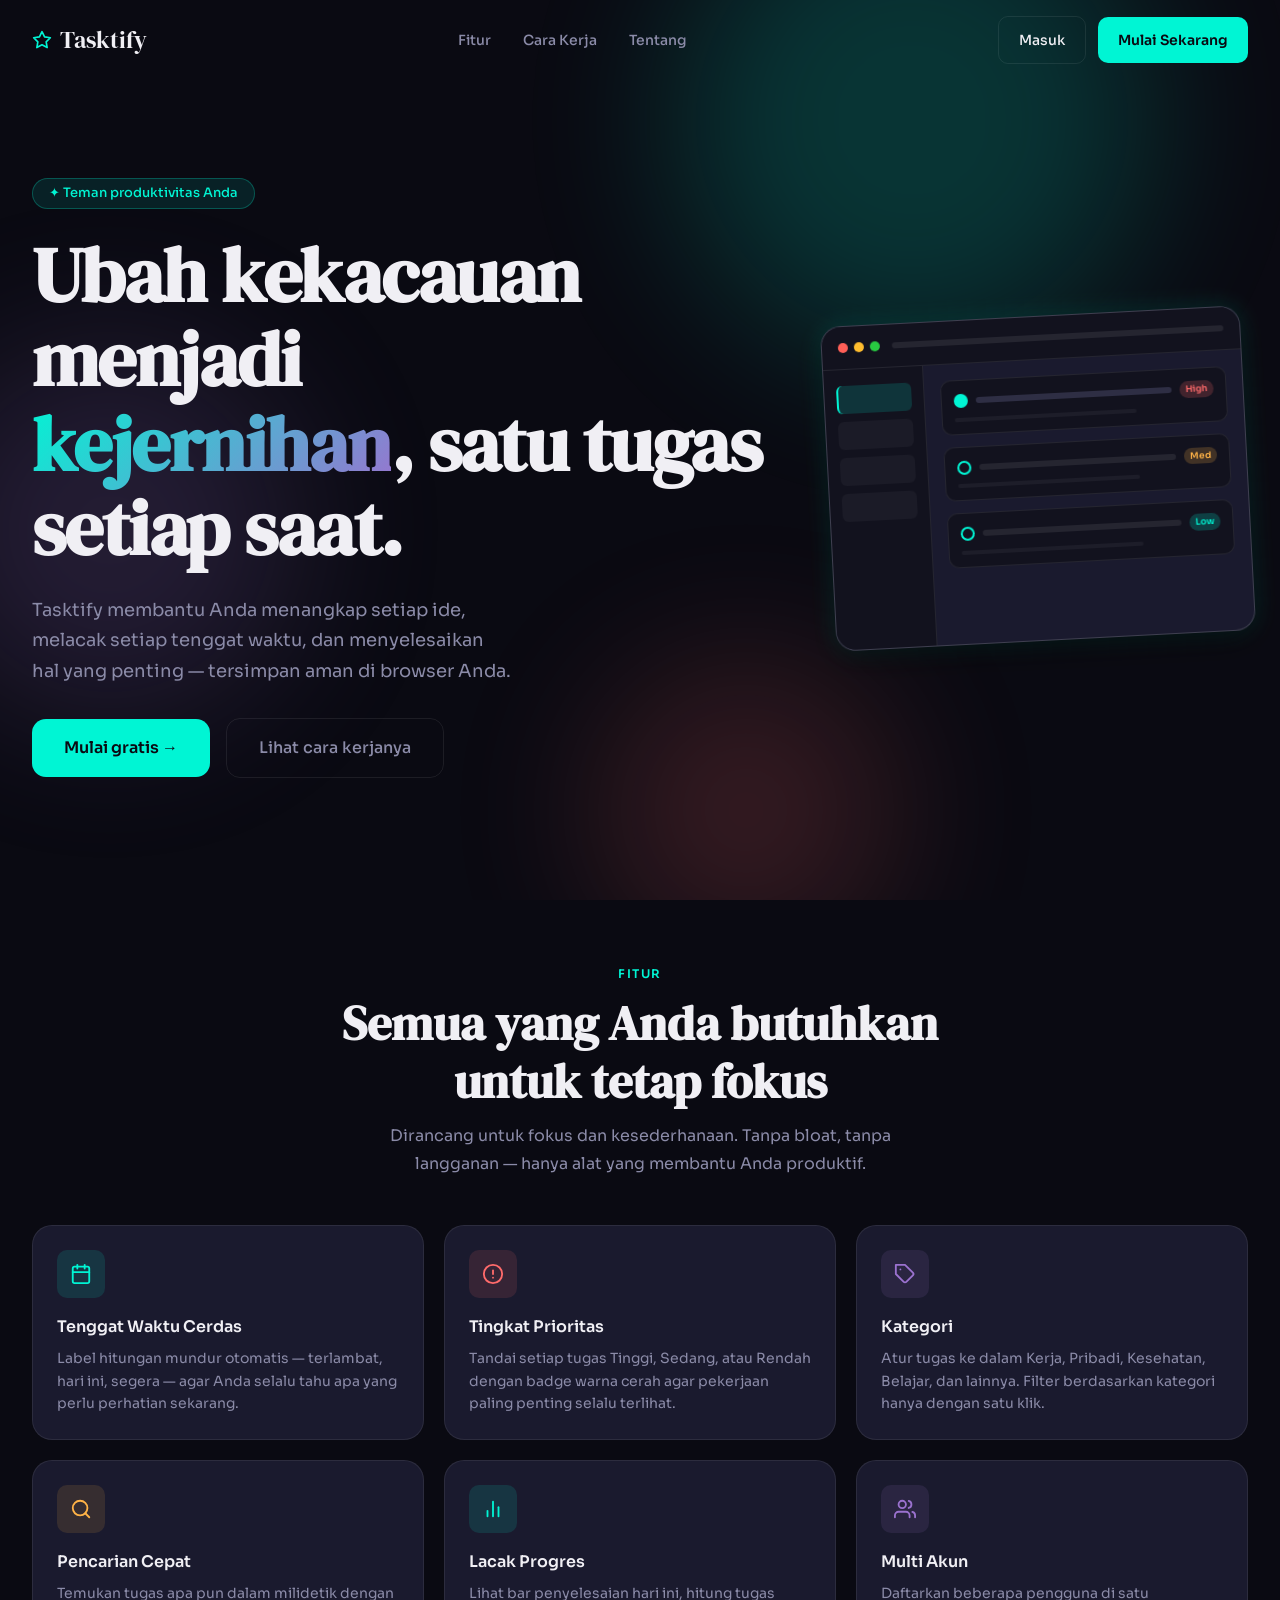
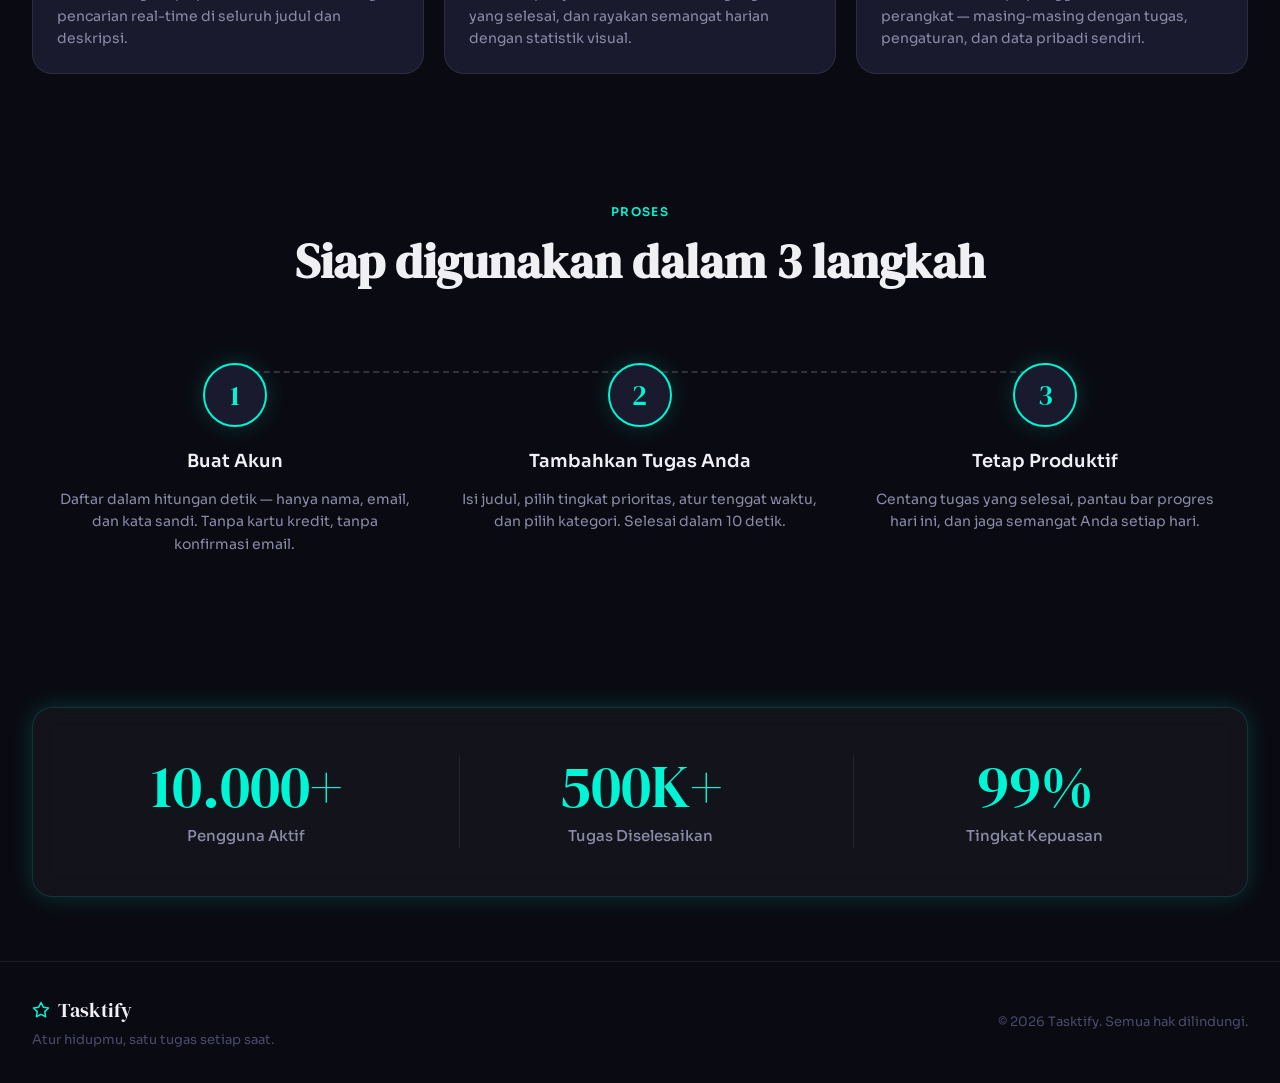
<file: index.html>
<!DOCTYPE html>
<!-- index.html -->
<html lang="id">

<head>
  <meta charset="UTF-8" />
  <meta name="viewport" content="width=device-width, initial-scale=1.0" />
  <title>Tasktify — Atur Hidupmu</title>
  <meta name="description"
    content="Taskly adalah teman produktivitas pribadimu. Ubah kekacauan menjadi kejernihan — kelola tugas, atur tenggat waktu, dan tetap fokus setiap hari." />
  <link rel="stylesheet" href="css/variables.css" />
  <link rel="stylesheet" href="css/globals.css" />
  <link rel="stylesheet" href="css/landing.css" />
</head>

<body>

  <!-- ── Background Orbs ── -->
  <div class="orbs-container" aria-hidden="true">
    <div class="orb orb-1"></div>
    <div class="orb orb-2"></div>
    <div class="orb orb-3"></div>
  </div>

  <!-- ── Navbar ── -->
  <nav class="navbar" id="navbar" role="navigation" aria-label="Main navigation">
    <a href="index.html" class="nav-logo" aria-label="Taskly home">
      <svg xmlns="http://www.w3.org/2000/svg" width="20" height="20" viewBox="0 0 24 24" fill="none"
        stroke="currentColor" stroke-width="2" stroke-linecap="round" stroke-linejoin="round" aria-hidden="true">
        <polygon
          points="12 2 15.09 8.26 22 9.27 17 14.14 18.18 21.02 12 17.77 5.82 21.02 7 14.14 2 9.27 8.91 8.26 12 2" />
      </svg>
      Tasktify
    </a>

    <ul class="nav-menu" role="list">
      <li><a href="#features">Fitur</a></li>
      <li><a href="#how-it-works">Cara Kerja</a></li>
      <li><a href="#stats">Tentang</a></li>
    </ul>

    <div class="nav-actions">
      <a href="auth.html" class="btn btn-ghost" id="btn-nav-login">Masuk</a>
      <a href="auth.html" class="btn btn-primary" id="btn-nav-start">Mulai Sekarang</a>
    </div>
  </nav>

  <!-- ── Main ── -->
  <main class="landing-main">

    <!-- ── Hero ── -->
    <section class="hero" id="hero" aria-labelledby="hero-heading">
      <div class="hero-content">
        <div class="hero-tag" aria-hidden="true">✦ Teman produktivitas Anda</div>
        <h1 class="hero-title" id="hero-heading">
          Ubah kekacauan menjadi<br />
          <span>kejernihan</span>, satu tugas<br />
          setiap saat.
        </h1>
        <p class="hero-subtitle">
          Tasktify membantu Anda menangkap setiap ide, melacak setiap tenggat waktu,
          dan menyelesaikan hal yang penting — tersimpan aman di browser Anda.
        </p>
        <div class="hero-actions">
          <a href="auth.html" class="btn btn-primary btn-hero-primary" id="btn-hero-start">
            Mulai gratis →
          </a>
          <a href="#how-it-works" class="btn btn-ghost btn-hero-secondary" id="btn-hero-how">
            Lihat cara kerjanya
          </a>
        </div>
      </div>

      <!-- Mini Dashboard Mockup -->
      <div class="hero-mockup-wrapper" aria-hidden="true">
        <div class="hero-mockup">
          <!-- Mockup window chrome -->
          <div class="mockup-header">
            <div class="mockup-dots">
              <div class="mockup-dot mockup-dot-red"></div>
              <div class="mockup-dot mockup-dot-amber"></div>
              <div class="mockup-dot mockup-dot-green"></div>
            </div>
            <div class="mockup-title-bar"></div>
          </div>

          <div class="mockup-body">
            <!-- Sidebar -->
            <div class="mockup-sidebar">
              <div class="mockup-menu-item active"></div>
              <div class="mockup-menu-item"></div>
              <div class="mockup-menu-item"></div>
              <div class="mockup-menu-item"></div>
            </div>

            <!-- Task cards -->
            <div class="mockup-content">
              <!-- Task 1 – High priority -->
              <div class="mockup-task">
                <div class="mockup-task-header">
                  <div class="mockup-check done"></div>
                  <div class="mockup-task-line done"></div>
                  <span class="mockup-badge high">High</span>
                </div>
                <div class="mockup-sub-line"></div>
              </div>
              <!-- Task 2 – Medium priority -->
              <div class="mockup-task">
                <div class="mockup-task-header">
                  <div class="mockup-check"></div>
                  <div class="mockup-task-line"></div>
                  <span class="mockup-badge medium">Med</span>
                </div>
                <div class="mockup-sub-line"></div>
              </div>
              <!-- Task 3 – Low priority -->
              <div class="mockup-task">
                <div class="mockup-task-header">
                  <div class="mockup-check"></div>
                  <div class="mockup-task-line"></div>
                  <span class="mockup-badge low">Low</span>
                </div>
                <div class="mockup-sub-line"></div>
              </div>
            </div>
          </div>
        </div>
      </div>
    </section>

    <!-- ── Features ── -->
    <section class="features" id="features" aria-labelledby="features-heading">
      <p class="section-label">Fitur</p>
      <h2 class="section-title" id="features-heading">Semua yang Anda butuhkan<br />untuk tetap fokus</h2>
      <p class="section-subtitle">Dirancang untuk fokus dan kesederhanaan. Tanpa bloat, tanpa langganan — hanya alat
        yang membantu Anda produktif.</p>

      <div class="features-grid" role="list">
        <!-- 1 -->
        <article class="feature-card" role="listitem">
          <div class="feature-icon teal" aria-hidden="true">
            <svg xmlns="http://www.w3.org/2000/svg" width="22" height="22" viewBox="0 0 24 24" fill="none"
              stroke="currentColor" stroke-width="2" stroke-linecap="round" stroke-linejoin="round">
              <rect x="3" y="4" width="18" height="18" rx="2" ry="2" />
              <line x1="16" y1="2" x2="16" y2="6" />
              <line x1="8" y1="2" x2="8" y2="6" />
              <line x1="3" y1="10" x2="21" y2="10" />
            </svg>
          </div>
          <h3 class="feature-title">Tenggat Waktu Cerdas</h3>
          <p class="feature-desc">Label hitungan mundur otomatis — terlambat, hari ini, segera — agar Anda selalu tahu
            apa yang perlu perhatian sekarang.</p>
        </article>

        <!-- 2 -->
        <article class="feature-card" role="listitem">
          <div class="feature-icon coral" aria-hidden="true">
            <svg xmlns="http://www.w3.org/2000/svg" width="22" height="22" viewBox="0 0 24 24" fill="none"
              stroke="currentColor" stroke-width="2" stroke-linecap="round" stroke-linejoin="round">
              <circle cx="12" cy="12" r="10" />
              <line x1="12" y1="8" x2="12" y2="12" />
              <line x1="12" y1="16" x2="12.01" y2="16" />
            </svg>
          </div>
          <h3 class="feature-title">Tingkat Prioritas</h3>
          <p class="feature-desc">Tandai setiap tugas Tinggi, Sedang, atau Rendah dengan badge warna cerah agar
            pekerjaan paling penting selalu terlihat.</p>
        </article>

        <!-- 3 -->
        <article class="feature-card" role="listitem">
          <div class="feature-icon violet" aria-hidden="true">
            <svg xmlns="http://www.w3.org/2000/svg" width="22" height="22" viewBox="0 0 24 24" fill="none"
              stroke="currentColor" stroke-width="2" stroke-linecap="round" stroke-linejoin="round">
              <path d="M20.59 13.41l-7.17 7.17a2 2 0 0 1-2.83 0L2 12V2h10l8.59 8.59a2 2 0 0 1 0 2.82z" />
              <line x1="7" y1="7" x2="7.01" y2="7" />
            </svg>
          </div>
          <h3 class="feature-title">Kategori</h3>
          <p class="feature-desc">Atur tugas ke dalam Kerja, Pribadi, Kesehatan, Belajar, dan lainnya. Filter
            berdasarkan kategori hanya dengan satu klik.</p>
        </article>

        <!-- 4 -->
        <article class="feature-card" role="listitem">
          <div class="feature-icon amber" aria-hidden="true">
            <svg xmlns="http://www.w3.org/2000/svg" width="22" height="22" viewBox="0 0 24 24" fill="none"
              stroke="currentColor" stroke-width="2" stroke-linecap="round" stroke-linejoin="round">
              <circle cx="11" cy="11" r="8" />
              <line x1="21" y1="21" x2="16.65" y2="16.65" />
            </svg>
          </div>
          <h3 class="feature-title">Pencarian Cepat</h3>
          <p class="feature-desc">Temukan tugas apa pun dalam milidetik dengan pencarian real-time di seluruh judul dan
            deskripsi.</p>
        </article>

        <!-- 5 -->
        <article class="feature-card" role="listitem">
          <div class="feature-icon teal" aria-hidden="true">
            <svg xmlns="http://www.w3.org/2000/svg" width="22" height="22" viewBox="0 0 24 24" fill="none"
              stroke="currentColor" stroke-width="2" stroke-linecap="round" stroke-linejoin="round">
              <line x1="18" y1="20" x2="18" y2="10" />
              <line x1="12" y1="20" x2="12" y2="4" />
              <line x1="6" y1="20" x2="6" y2="14" />
            </svg>
          </div>
          <h3 class="feature-title">Lacak Progres</h3>
          <p class="feature-desc">Lihat bar penyelesaian hari ini, hitung tugas yang selesai, dan rayakan semangat
            harian dengan statistik visual.</p>
        </article>

        <!-- 6 -->
        <article class="feature-card" role="listitem">
          <div class="feature-icon violet" aria-hidden="true">
            <svg xmlns="http://www.w3.org/2000/svg" width="22" height="22" viewBox="0 0 24 24" fill="none"
              stroke="currentColor" stroke-width="2" stroke-linecap="round" stroke-linejoin="round">
              <path d="M17 21v-2a4 4 0 0 0-4-4H5a4 4 0 0 0-4 4v2" />
              <circle cx="9" cy="7" r="4" />
              <path d="M23 21v-2a4 4 0 0 0-3-3.87" />
              <path d="M16 3.13a4 4 0 0 1 0 7.75" />
            </svg>
          </div>
          <h3 class="feature-title">Multi Akun</h3>
          <p class="feature-desc">Daftarkan beberapa pengguna di satu perangkat — masing-masing dengan tugas,
            pengaturan, dan data pribadi sendiri.</p>
        </article>
      </div>
    </section>

    <!-- ── How It Works ── -->
    <section class="how-it-works" id="how-it-works" aria-labelledby="how-heading">
      <p class="section-label">Proses</p>
      <h2 class="section-title" id="how-heading">Siap digunakan dalam 3 langkah</h2>

      <div class="steps-container">
        <div class="step-card">
          <div class="step-number" aria-hidden="true">1</div>
          <h3 class="step-title">Buat Akun</h3>
          <p class="step-desc">Daftar dalam hitungan detik — hanya nama, email, dan kata sandi. Tanpa kartu kredit,
            tanpa konfirmasi email.</p>
        </div>
        <div class="step-card">
          <div class="step-number" aria-hidden="true">2</div>
          <h3 class="step-title">Tambahkan Tugas Anda</h3>
          <p class="step-desc">Isi judul, pilih tingkat prioritas, atur tenggat waktu, dan pilih kategori. Selesai dalam
            10 detik.</p>
        </div>
        <div class="step-card">
          <div class="step-number" aria-hidden="true">3</div>
          <h3 class="step-title">Tetap Produktif</h3>
          <p class="step-desc">Centang tugas yang selesai, pantau bar progres hari ini, dan jaga semangat Anda setiap
            hari.</p>
        </div>
      </div>
    </section>

    <!-- ── Stats ── -->
    <section class="stats-section" id="stats" aria-labelledby="stats-heading">
      <h2 class="sr-only" id="stats-heading">Taskly dalam angka</h2>
      <div class="stats-card" role="list">
        <div role="listitem">
          <div class="stat-value" aria-label="Lebih dari 10.000 pengguna">10.000+</div>
          <div class="stat-label">Pengguna Aktif</div>
        </div>
        <div class="stat-divider" role="listitem">
          <div class="stat-value" aria-label="Lebih dari 500.000 tugas selesai">500K+</div>
          <div class="stat-label">Tugas Diselesaikan</div>
        </div>
        <div class="stat-divider" role="listitem">
          <div class="stat-value" aria-label="99% kepuasan">99%</div>
          <div class="stat-label">Tingkat Kepuasan</div>
        </div>
      </div>
    </section>

  </main>

  <!-- ── Footer ── -->
  <footer role="contentinfo">
    <div>
      <div class="footer-logo">
        <svg xmlns="http://www.w3.org/2000/svg" width="18" height="18" viewBox="0 0 24 24" fill="none"
          stroke="currentColor" stroke-width="2" stroke-linecap="round" stroke-linejoin="round" aria-hidden="true">
          <polygon
            points="12 2 15.09 8.26 22 9.27 17 14.14 18.18 21.02 12 17.77 5.82 21.02 7 14.14 2 9.27 8.91 8.26 12 2" />
        </svg>
        Tasktify
      </div>
      <p class="footer-tagline">Atur hidupmu, satu tugas setiap saat.</p>
    </div>
    <p class="footer-copy">&copy; 2026 Tasktify. Semua hak dilindungi.</p>
  </footer>

  <!-- ── Toast Container ── -->
  <div id="toast-container" aria-live="polite" aria-atomic="true"></div>

  <!-- ── Scripts ── -->
  <script src="js/utils.js"></script>
  <script src="js/auth.js"></script>
  <script>
    // Redirect if already logged in
    (function () {
      const session = Utils.getSession();
      if (session) Utils.navigateTo('dashboard.html');
    })();

    // Navbar scroll effect
    const navbar = document.getElementById('navbar');
    window.addEventListener('scroll', () => {
      navbar.classList.toggle('scrolled', window.scrollY > 50);
    }, { passive: true });

    // Intersection Observer – feature cards
    const observer = new IntersectionObserver((entries) => {
      entries.forEach((entry, i) => {
        if (entry.isIntersecting) {
          setTimeout(() => entry.target.classList.add('animate-in'), i * 80);
          observer.unobserve(entry.target);
        }
      });
    }, { threshold: 0.12 });

    document.querySelectorAll('.feature-card, .step-card').forEach(el => observer.observe(el));

    // Smooth scroll for anchors
    document.querySelectorAll('a[href^="#"]').forEach(link => {
      link.addEventListener('click', e => {
        const target = document.querySelector(link.getAttribute('href'));
        if (target) {
          e.preventDefault();
          target.scrollIntoView({ behavior: 'smooth' });
        }
      });
    });
  </script>
</body>

</html>
</file>
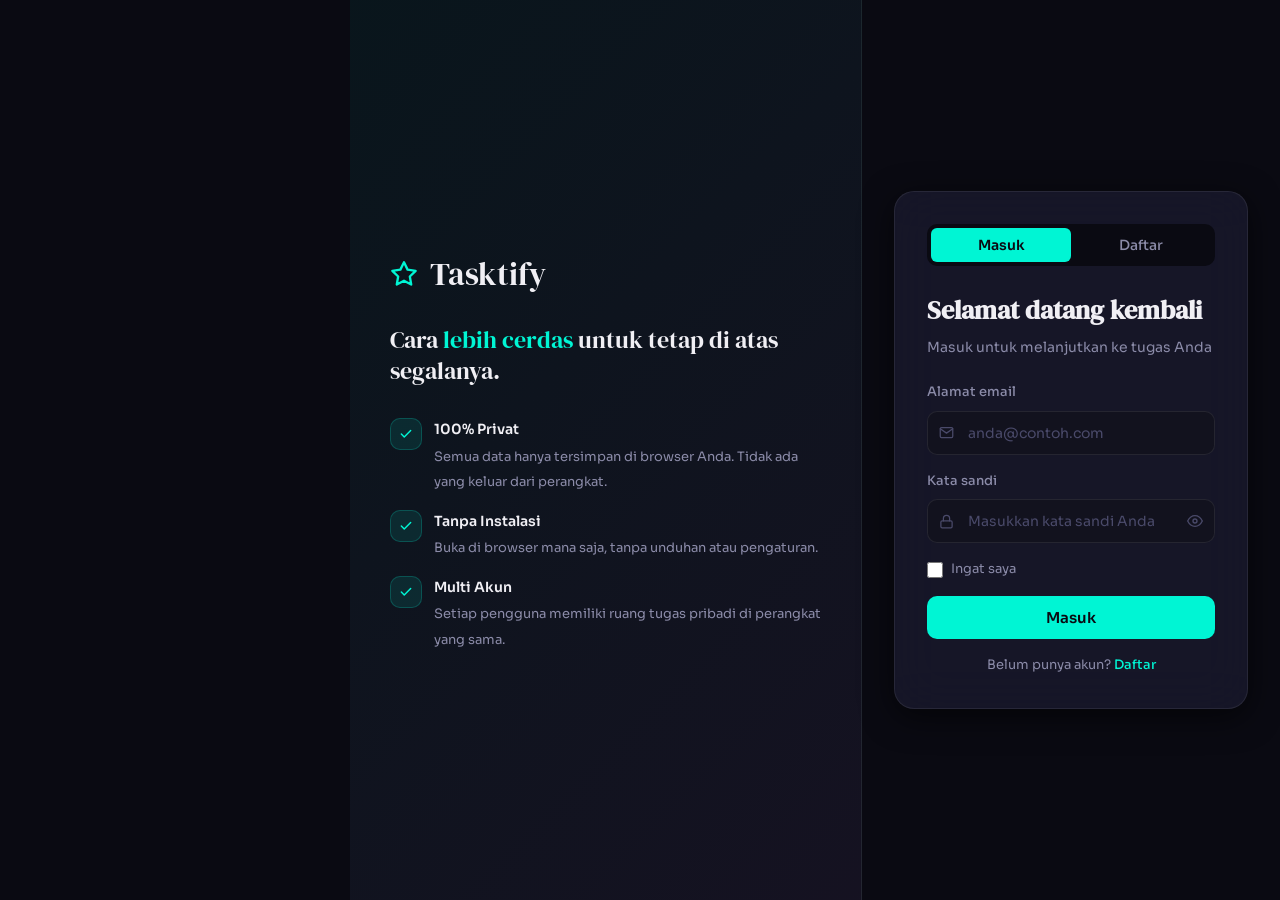
<file: auth.html>
<!DOCTYPE html>
<!-- auth.html -->
<html lang="id">
<head>
  <meta charset="UTF-8" />
  <meta name="viewport" content="width=device-width, initial-scale=1.0" />
  <title>Tasktify — Masuk atau Daftar</title>
  <meta name="description" content="Masuk atau buat akun Taskly gratis untuk mulai mengelola tugas Anda." />
  <link rel="stylesheet" href="css/variables.css" />
  <link rel="stylesheet" href="css/globals.css" />
  <link rel="stylesheet" href="css/auth.css" />
</head>
<body class="auth-page">

  <!-- ── Background Orbs ── -->
  <div class="orbs-container" aria-hidden="true">
    <div class="orb orb-1"></div>
    <div class="orb orb-2"></div>
    <div class="orb orb-3"></div>
  </div>

  <!-- ── Branding Side ── -->
  <aside class="auth-branding" aria-label="Taskly branding">
    <div class="auth-logo">
      <svg xmlns="http://www.w3.org/2000/svg" width="28" height="28" viewBox="0 0 24 24"
        fill="none" stroke="currentColor" stroke-width="2" stroke-linecap="round" stroke-linejoin="round"
        aria-hidden="true">
        <polygon points="12 2 15.09 8.26 22 9.27 17 14.14 18.18 21.02 12 17.77 5.82 21.02 7 14.14 2 9.27 8.91 8.26 12 2"/>
      </svg>
      Tasktify
    </div>
    <p class="auth-tagline">Cara <span>lebih cerdas</span> untuk tetap di atas segalanya.</p>

    <ul class="auth-bullets" role="list">
      <li class="auth-bullet">
        <div class="auth-bullet-icon" aria-hidden="true">
          <svg xmlns="http://www.w3.org/2000/svg" width="14" height="14" viewBox="0 0 24 24"
            fill="none" stroke="currentColor" stroke-width="2.5" stroke-linecap="round" stroke-linejoin="round">
            <polyline points="20 6 9 17 4 12"/>
          </svg>
        </div>
        <div class="auth-bullet-text">
          <strong>100% Privat</strong>
          <span>Semua data hanya tersimpan di browser Anda. Tidak ada yang keluar dari perangkat.</span>
        </div>
      </li>
      <li class="auth-bullet">
        <div class="auth-bullet-icon" aria-hidden="true">
          <svg xmlns="http://www.w3.org/2000/svg" width="14" height="14" viewBox="0 0 24 24"
            fill="none" stroke="currentColor" stroke-width="2.5" stroke-linecap="round" stroke-linejoin="round">
            <polyline points="20 6 9 17 4 12"/>
          </svg>
        </div>
        <div class="auth-bullet-text">
          <strong>Tanpa Instalasi</strong>
          <span>Buka di browser mana saja, tanpa unduhan atau pengaturan.</span>
        </div>
      </li>
      <li class="auth-bullet">
        <div class="auth-bullet-icon" aria-hidden="true">
          <svg xmlns="http://www.w3.org/2000/svg" width="14" height="14" viewBox="0 0 24 24"
            fill="none" stroke="currentColor" stroke-width="2.5" stroke-linecap="round" stroke-linejoin="round">
            <polyline points="20 6 9 17 4 12"/>
          </svg>
        </div>
        <div class="auth-bullet-text">
          <strong>Multi Akun</strong>
          <span>Setiap pengguna memiliki ruang tugas pribadi di perangkat yang sama.</span>
        </div>
      </li>
    </ul>
  </aside>

  <!-- ── Form Side ── -->
  <section class="auth-form-side" aria-label="Authentication forms">
    <div class="auth-card">

      <!-- Tab Toggle -->
      <div class="auth-tabs" role="tablist" aria-label="Login or Register">
        <button class="auth-tab active" data-tab="login" id="tab-login"
                role="tab" aria-selected="true" aria-controls="panel-login">
          Masuk
        </button>
        <button class="auth-tab" data-tab="register" id="tab-register"
                role="tab" aria-selected="false" aria-controls="panel-register">
          Daftar
        </button>
      </div>

      <!-- ── Login Panel ── -->
      <div class="auth-form-panel active" id="panel-login" role="tabpanel" aria-labelledby="tab-login">
        <h1 class="form-heading">Selamat datang kembali</h1>
        <p class="form-subheading">Masuk untuk melanjutkan ke tugas Anda</p>

        <form id="login-form" novalidate autocomplete="on">
          <!-- Email -->
          <div class="form-group">
            <label class="form-label" for="login-email">Alamat email</label>
            <div class="input-wrapper">
              <span class="input-icon" aria-hidden="true">
                <svg xmlns="http://www.w3.org/2000/svg" width="15" height="15" viewBox="0 0 24 24"
                  fill="none" stroke="currentColor" stroke-width="2" stroke-linecap="round" stroke-linejoin="round">
                  <path d="M4 4h16c1.1 0 2 .9 2 2v12c0 1.1-.9 2-2 2H4c-1.1 0-2-.9-2-2V6c0-1.1.9-2 2-2z"/>
                  <polyline points="22,6 12,13 2,6"/>
                </svg>
              </span>
              <input type="email" class="form-input" id="login-email"
                     name="email" placeholder="anda@contoh.com"
                     autocomplete="email" aria-required="true"
                     aria-describedby="login-email-error" />
            </div>
            <p class="field-error" id="login-email-error" role="alert"></p>
          </div>

          <!-- Password -->
          <div class="form-group">
            <label class="form-label" for="login-password">Kata sandi</label>
            <div class="input-wrapper">
              <span class="input-icon" aria-hidden="true">
                <svg xmlns="http://www.w3.org/2000/svg" width="15" height="15" viewBox="0 0 24 24"
                  fill="none" stroke="currentColor" stroke-width="2" stroke-linecap="round" stroke-linejoin="round">
                  <rect x="3" y="11" width="18" height="11" rx="2" ry="2"/>
                  <path d="M7 11V7a5 5 0 0 1 10 0v4"/>
                </svg>
              </span>
              <input type="password" class="form-input" id="login-password"
                     name="password" placeholder="Masukkan kata sandi Anda"
                     autocomplete="current-password" aria-required="true"
                     aria-describedby="login-pass-error" />
              <button type="button" class="password-toggle" id="toggle-login-pass"
                      aria-label="Tampilkan atau sembunyikan kata sandi">
                <svg xmlns="http://www.w3.org/2000/svg" width="16" height="16" viewBox="0 0 24 24"
                  fill="none" stroke="currentColor" stroke-width="2" stroke-linecap="round" stroke-linejoin="round">
                  <path d="M1 12s4-8 11-8 11 8 11 8-4 8-11 8-11-8-11-8z"/>
                  <circle cx="12" cy="12" r="3"/>
                </svg>
              </button>
            </div>
            <p class="field-error" id="login-pass-error" role="alert"></p>
          </div>

          <!-- Remember Me -->
          <div class="form-check">
            <input type="checkbox" id="remember-me" name="remember" />
            <label for="remember-me">Ingat saya</label>
          </div>

          <!-- Submit -->
          <button type="submit" class="btn btn-primary btn-submit" id="btn-login" aria-label="Masuk ke Taskly">
            <span class="btn-text">Masuk</span>
            <span class="btn-spinner" aria-hidden="true"></span>
          </button>

          <p class="form-switch">
            Belum punya akun?
            <a data-switch="register" role="button" tabindex="0"
               aria-label="Beralih ke formulir daftar">Daftar</a>
          </p>
        </form>
      </div>

      <!-- ── Register Panel ── -->
      <div class="auth-form-panel" id="panel-register" role="tabpanel" aria-labelledby="tab-register">
        <h2 class="form-heading">Buat akun</h2>
        <p class="form-subheading">Gratis selamanya — tanpa kartu kredit</p>

        <form id="register-form" novalidate autocomplete="on">
          <!-- Full Name -->
          <div class="form-group">
            <label class="form-label" for="reg-name">Nama lengkap</label>
            <div class="input-wrapper">
              <span class="input-icon" aria-hidden="true">
                <svg xmlns="http://www.w3.org/2000/svg" width="15" height="15" viewBox="0 0 24 24"
                  fill="none" stroke="currentColor" stroke-width="2" stroke-linecap="round" stroke-linejoin="round">
                  <path d="M20 21v-2a4 4 0 0 0-4-4H8a4 4 0 0 0-4 4v2"/>
                  <circle cx="12" cy="7" r="4"/>
                </svg>
              </span>
              <input type="text" class="form-input" id="reg-name"
                     name="name" placeholder="Budi Santoso"
                     autocomplete="name" aria-required="true"
                     aria-describedby="reg-name-error" />
            </div>
            <p class="field-error" id="reg-name-error" role="alert"></p>
          </div>

          <!-- Email -->
          <div class="form-group">
            <label class="form-label" for="reg-email">Alamat email</label>
            <div class="input-wrapper">
              <span class="input-icon" aria-hidden="true">
                <svg xmlns="http://www.w3.org/2000/svg" width="15" height="15" viewBox="0 0 24 24"
                  fill="none" stroke="currentColor" stroke-width="2" stroke-linecap="round" stroke-linejoin="round">
                  <path d="M4 4h16c1.1 0 2 .9 2 2v12c0 1.1-.9 2-2 2H4c-1.1 0-2-.9-2-2V6c0-1.1.9-2 2-2z"/>
                  <polyline points="22,6 12,13 2,6"/>
                </svg>
              </span>
              <input type="email" class="form-input" id="reg-email"
                     name="email" placeholder="anda@contoh.com"
                     autocomplete="email" aria-required="true"
                     aria-describedby="reg-email-error" />
            </div>
            <p class="field-error" id="reg-email-error" role="alert"></p>
          </div>

          <!-- Password + Strength -->
          <div class="form-group">
            <label class="form-label" for="reg-password">Kata sandi</label>
            <div class="input-wrapper">
              <span class="input-icon" aria-hidden="true">
                <svg xmlns="http://www.w3.org/2000/svg" width="15" height="15" viewBox="0 0 24 24"
                  fill="none" stroke="currentColor" stroke-width="2" stroke-linecap="round" stroke-linejoin="round">
                  <rect x="3" y="11" width="18" height="11" rx="2" ry="2"/>
                  <path d="M7 11V7a5 5 0 0 1 10 0v4"/>
                </svg>
              </span>
              <input type="password" class="form-input" id="reg-password"
                     name="password" placeholder="Min. 6 karakter"
                     autocomplete="new-password" aria-required="true"
                     aria-describedby="reg-pass-error" />
              <button type="button" class="password-toggle" id="toggle-reg-pass"
                      aria-label="Show or hide password">
                <svg xmlns="http://www.w3.org/2000/svg" width="16" height="16" viewBox="0 0 24 24"
                  fill="none" stroke="currentColor" stroke-width="2" stroke-linecap="round" stroke-linejoin="round">
                  <path d="M1 12s4-8 11-8 11 8 11 8-4 8-11 8-11-8-11-8z"/>
                  <circle cx="12" cy="12" r="3"/>
                </svg>
              </button>
            </div>
            <div class="password-strength" aria-live="polite">
              <div class="strength-bar-track">
                <div class="strength-bar-fill" id="strength-bar"></div>
              </div>
              <p class="strength-label" id="strength-label"></p>
            </div>
            <p class="field-error" id="reg-pass-error" role="alert"></p>
          </div>

          <!-- Confirm Password -->
          <div class="form-group">
            <label class="form-label" for="reg-confirm">Konfirmasi kata sandi</label>
            <div class="input-wrapper">
              <span class="input-icon" aria-hidden="true">
                <svg xmlns="http://www.w3.org/2000/svg" width="15" height="15" viewBox="0 0 24 24"
                  fill="none" stroke="currentColor" stroke-width="2" stroke-linecap="round" stroke-linejoin="round">
                  <path d="M9 11l3 3L22 4"/>
                  <path d="M21 12v7a2 2 0 0 1-2 2H5a2 2 0 0 1-2-2V5a2 2 0 0 1 2-2h11"/>
                </svg>
              </span>
              <input type="password" class="form-input" id="reg-confirm"
                     name="confirm" placeholder="Ulangi kata sandi Anda"
                     autocomplete="new-password" aria-required="true"
                     aria-describedby="reg-confirm-error" />
            </div>
            <p class="field-error" id="reg-confirm-error" role="alert"></p>
          </div>

          <!-- Submit -->
          <button type="submit" class="btn btn-primary btn-submit" id="btn-register"
                  aria-label="Buat akun Taskly">
            <span class="btn-text">Buat Akun</span>
            <span class="btn-spinner" aria-hidden="true"></span>
          </button>

          <p class="form-switch">
            Sudah punya akun?
            <a data-switch="login" role="button" tabindex="0"
               aria-label="Beralih ke formulir masuk">Masuk</a>
          </p>
        </form>
      </div>

    </div><!-- /.auth-card -->
  </section>

  <!-- ── Toast Container ── -->
  <div id="toast-container" aria-live="polite" aria-atomic="true"></div>

  <!-- ── Scripts ── -->
  <script src="js/utils.js"></script>
  <script src="js/auth.js"></script>
</body>
</html>
</file>
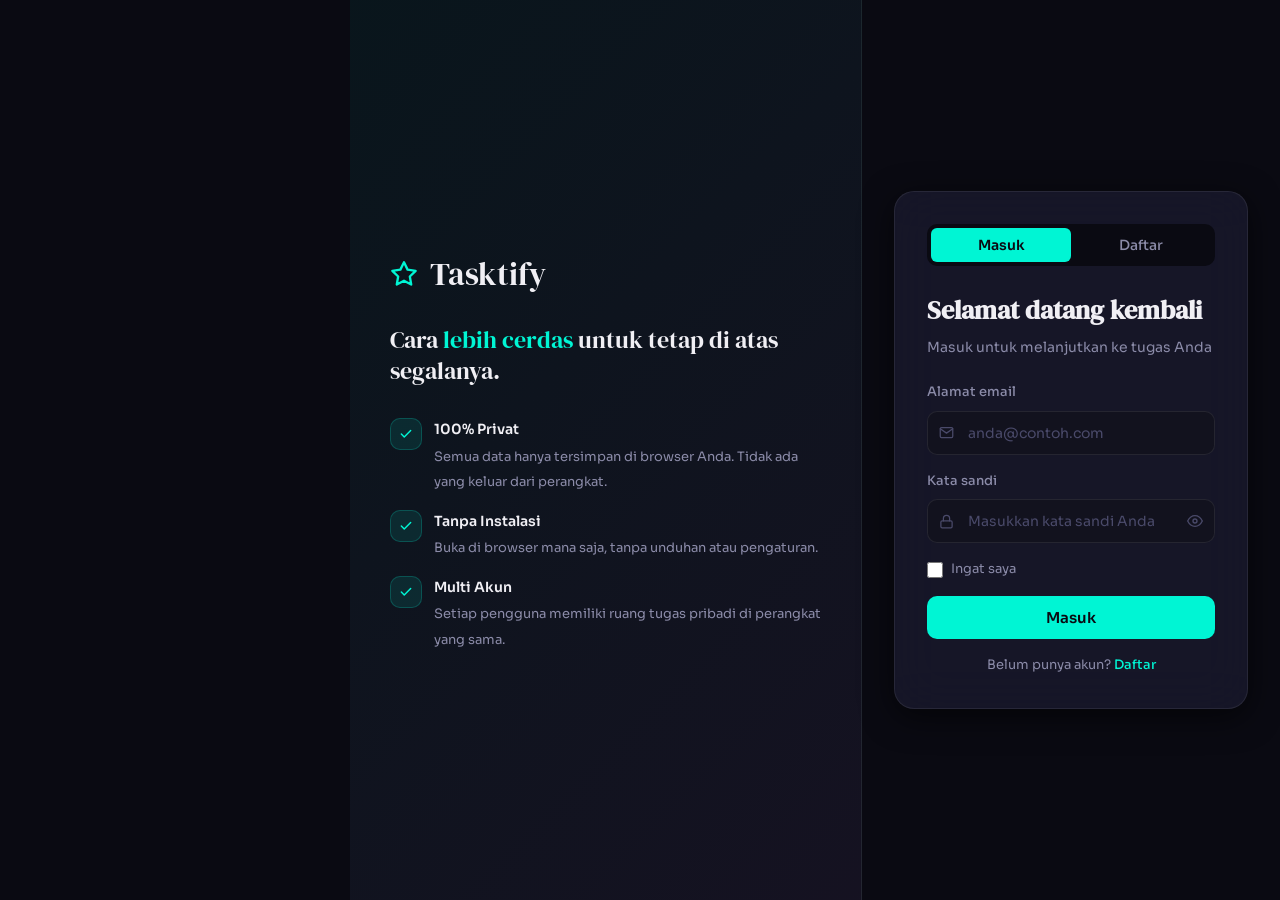
<file: dashboard.html>
<!DOCTYPE html>
<!-- dashboard.html -->
<html lang="id">
<head>
  <meta charset="UTF-8" />
  <meta name="viewport" content="width=device-width, initial-scale=1.0" />
  <title>Tasktify — Dasbor</title>
  <meta name="description" content="Dasbor Taskly Anda — kelola, lacak, dan selesaikan tugas Anda." />
  <link rel="stylesheet" href="css/variables.css" />
  <link rel="stylesheet" href="css/globals.css" />
  <link rel="stylesheet" href="css/sidebar.css" />
  <link rel="stylesheet" href="css/header.css" />
  <link rel="stylesheet" href="css/tasks.css" />
</head>
<body>

  <!-- ── Sidebar ── -->
  <aside class="sidebar" id="sidebar" role="navigation" aria-label="Primary navigation">

    <!-- Logo -->
    <div class="sidebar-logo">
      <svg xmlns="http://www.w3.org/2000/svg" width="18" height="18" viewBox="0 0 24 24"
        fill="none" stroke="currentColor" stroke-width="2" stroke-linecap="round" stroke-linejoin="round"
        aria-hidden="true">
        <polygon points="12 2 15.09 8.26 22 9.27 17 14.14 18.18 21.02 12 17.77 5.82 21.02 7 14.14 2 9.27 8.91 8.26 12 2"/>
      </svg>
      Tasktify
    </div>

    <!-- User -->
    <div class="sidebar-user" aria-label="Signed in user">
      <div class="avatar" id="user-avatar" aria-label="User avatar">?</div>
      <div class="user-info">
        <p class="user-name"  id="user-name">Loading…</p>
        <p class="user-email" id="user-email"></p>
      </div>
    </div>

    <!-- Nav -->
    <nav class="sidebar-nav" aria-label="Task filters">
      <p class="nav-section-label">Tampilan</p>

      <button class="nav-item active" data-filter="all" id="nav-all"
              aria-label="Semua tugas" aria-current="page">
        <span class="nav-item-icon" aria-hidden="true">
          <svg xmlns="http://www.w3.org/2000/svg" width="16" height="16" viewBox="0 0 24 24"
            fill="none" stroke="currentColor" stroke-width="2" stroke-linecap="round" stroke-linejoin="round">
            <line x1="8" y1="6" x2="21" y2="6"/>
            <line x1="8" y1="12" x2="21" y2="12"/>
            <line x1="8" y1="18" x2="21" y2="18"/>
            <line x1="3" y1="6" x2="3.01" y2="6"/>
            <line x1="3" y1="12" x2="3.01" y2="12"/>
            <line x1="3" y1="18" x2="3.01" y2="18"/>
          </svg>
        </span>
        <span class="nav-item-label">Semua Tugas</span>
        <span class="nav-badge" id="badge-all">0</span>
      </button>

      <button class="nav-item" data-filter="today" id="nav-today"
              aria-label="Tugas hari ini">
        <span class="nav-item-icon" aria-hidden="true">
          <svg xmlns="http://www.w3.org/2000/svg" width="16" height="16" viewBox="0 0 24 24"
            fill="none" stroke="currentColor" stroke-width="2" stroke-linecap="round" stroke-linejoin="round">
            <circle cx="12" cy="12" r="5"/>
            <line x1="12" y1="1" x2="12" y2="3"/>
            <line x1="12" y1="21" x2="12" y2="23"/>
            <line x1="4.22" y1="4.22" x2="5.64" y2="5.64"/>
            <line x1="18.36" y1="18.36" x2="19.78" y2="19.78"/>
            <line x1="1" y1="12" x2="3" y2="12"/>
            <line x1="21" y1="12" x2="23" y2="12"/>
            <line x1="4.22" y1="19.78" x2="5.64" y2="18.36"/>
            <line x1="18.36" y1="5.64" x2="19.78" y2="4.22"/>
          </svg>
        </span>
        <span class="nav-item-label">Hari Ini</span>
        <span class="nav-badge" id="badge-today">0</span>
      </button>

      <button class="nav-item" data-filter="important" id="nav-important"
              aria-label="Tugas penting">
        <span class="nav-item-icon" aria-hidden="true">
          <svg xmlns="http://www.w3.org/2000/svg" width="16" height="16" viewBox="0 0 24 24"
            fill="none" stroke="currentColor" stroke-width="2" stroke-linecap="round" stroke-linejoin="round">
            <polygon points="12 2 15.09 8.26 22 9.27 17 14.14 18.18 21.02 12 17.77 5.82 21.02 7 14.14 2 9.27 8.91 8.26 12 2"/>
          </svg>
        </span>
        <span class="nav-item-label">Penting</span>
        <span class="nav-badge" id="badge-important">0</span>
      </button>

      <button class="nav-item" data-filter="completed" id="nav-completed"
              aria-label="Tugas selesai">
        <span class="nav-item-icon" aria-hidden="true">
          <svg xmlns="http://www.w3.org/2000/svg" width="16" height="16" viewBox="0 0 24 24"
            fill="none" stroke="currentColor" stroke-width="2" stroke-linecap="round" stroke-linejoin="round">
            <path d="M22 11.08V12a10 10 0 1 1-5.93-9.14"/>
            <polyline points="22 4 12 14.01 9 11.01"/>
          </svg>
        </span>
        <span class="nav-item-label">Selesai</span>
        <span class="nav-badge" id="badge-completed">0</span>
      </button>

      <button class="nav-item" data-filter="trash" id="nav-trash"
              aria-label="Sampah">
        <span class="nav-item-icon" aria-hidden="true">
          <svg xmlns="http://www.w3.org/2000/svg" width="16" height="16" viewBox="0 0 24 24"
            fill="none" stroke="currentColor" stroke-width="2" stroke-linecap="round" stroke-linejoin="round">
            <polyline points="3 6 5 6 21 6"/>
            <path d="M19 6l-1 14H6L5 6"/>
            <path d="M10 11v6"/><path d="M14 11v6"/>
            <path d="M9 6V4h6v2"/>
          </svg>
        </span>
        <span class="nav-item-label">Sampah</span>
        <span class="nav-badge" id="badge-trash">0</span>
      </button>
    </nav>

    <!-- Footer -->
    <div class="sidebar-footer">
      <button class="btn-logout" id="btn-logout" aria-label="Keluar dari Taskly">
        <svg xmlns="http://www.w3.org/2000/svg" width="16" height="16" viewBox="0 0 24 24"
          fill="none" stroke="currentColor" stroke-width="2" stroke-linecap="round" stroke-linejoin="round"
          aria-hidden="true">
          <path d="M9 21H5a2 2 0 0 1-2-2V5a2 2 0 0 1 2-2h4"/>
          <polyline points="16 17 21 12 16 7"/>
          <line x1="21" y1="12" x2="9" y2="12"/>
        </svg>
        Keluar
      </button>
    </div>
  </aside>

  <!-- ── Mobile Overlay ── -->
  <div class="sidebar-overlay" id="sidebar-overlay" aria-hidden="true"></div>

  <!-- ── Main Content ── -->
  <div class="main-content">

    <!-- ── Header ── -->
    <header class="dashboard-header" role="banner">
      <div class="header-top">
        <!-- Hamburger (mobile) -->
        <button class="hamburger" id="hamburger" aria-label="Buka menu navigasi" aria-expanded="false">
          <svg xmlns="http://www.w3.org/2000/svg" width="20" height="20" viewBox="0 0 24 24"
            fill="none" stroke="currentColor" stroke-width="2" stroke-linecap="round" stroke-linejoin="round"
            aria-hidden="true">
            <line x1="3" y1="12" x2="21" y2="12"/>
            <line x1="3" y1="6"  x2="21" y2="6"/>
            <line x1="3" y1="18" x2="21" y2="18"/>
          </svg>
        </button>

        <!-- Title -->
        <div class="header-left">
          <h1 class="header-title" id="header-title">All Tasks</h1>
          <p class="header-subtitle" id="header-subtitle">Everything in one place</p>
        </div>

        <!-- Actions -->
        <div class="header-actions">
          <!-- Search -->
          <div class="search-bar" role="search">
            <span class="search-icon" aria-hidden="true">
              <svg xmlns="http://www.w3.org/2000/svg" width="14" height="14" viewBox="0 0 24 24"
                fill="none" stroke="currentColor" stroke-width="2" stroke-linecap="round" stroke-linejoin="round">
                <circle cx="11" cy="11" r="8"/>
                <line x1="21" y1="21" x2="16.65" y2="16.65"/>
              </svg>
            </span>
            <input type="search" class="search-input" id="search-input"
                   placeholder="Cari tugas…" aria-label="Cari tugas" />
          </div>

          <!-- Sort -->
          <select class="sort-select" id="sort-select" aria-label="Urutkan tugas">
            <option value="newest">Terbaru</option>
            <option value="oldest">Terlama</option>
            <option value="priority">Prioritas</option>
            <option value="az">A – Z</option>
          </select>

          <!-- New Task -->
          <button class="btn-new-task" id="btn-new-task" aria-label="Tambah tugas baru">
            <svg xmlns="http://www.w3.org/2000/svg" width="15" height="15" viewBox="0 0 24 24"
              fill="none" stroke="currentColor" stroke-width="2.5" stroke-linecap="round" stroke-linejoin="round"
              aria-hidden="true">
              <line x1="12" y1="5" x2="12" y2="19"/>
              <line x1="5"  y1="12" x2="19" y2="12"/>
            </svg>
            <span>Tugas Baru</span>
          </button>
        </div>
      </div>

      <!-- Today's Progress Bar -->
      <div class="today-progress" id="today-progress" aria-live="polite">
        <div class="progress-label">
          <span id="progress-label-text">0 / 0 tasks completed today</span>
          <span id="progress-pct">0%</span>
        </div>
        <div class="progress-track" role="progressbar" aria-valuenow="0" aria-valuemin="0" aria-valuemax="100">
          <div class="progress-fill" id="progress-fill"></div>
        </div>
      </div>
    </header>

    <!-- ── Category Filter Chips ── -->
    <div class="category-filter" role="group" aria-label="Saring berdasarkan kategori">
      <button class="cat-chip active" data-cat="all"      aria-pressed="true">Semua</button>
      <button class="cat-chip"        data-cat="work"     aria-pressed="false">
        <svg xmlns="http://www.w3.org/2000/svg" width="12" height="12" viewBox="0 0 24 24"
          fill="none" stroke="currentColor" stroke-width="2" stroke-linecap="round" stroke-linejoin="round"
          aria-hidden="true">
          <rect x="2" y="7" width="20" height="14" rx="2" ry="2"/>
          <path d="M16 21V5a2 2 0 0 0-2-2h-4a2 2 0 0 0-2 2v16"/>
        </svg>
        Kerja
      </button>
      <button class="cat-chip" data-cat="personal" aria-pressed="false">
        <svg xmlns="http://www.w3.org/2000/svg" width="12" height="12" viewBox="0 0 24 24"
          fill="none" stroke="currentColor" stroke-width="2" stroke-linecap="round" stroke-linejoin="round"
          aria-hidden="true">
          <path d="M20 21v-2a4 4 0 0 0-4-4H8a4 4 0 0 0-4 4v2"/>
          <circle cx="12" cy="7" r="4"/>
        </svg>
        Pribadi
      </button>
      <button class="cat-chip" data-cat="health" aria-pressed="false">
        <svg xmlns="http://www.w3.org/2000/svg" width="12" height="12" viewBox="0 0 24 24"
          fill="none" stroke="currentColor" stroke-width="2" stroke-linecap="round" stroke-linejoin="round"
          aria-hidden="true">
          <path d="M20.84 4.61a5.5 5.5 0 0 0-7.78 0L12 5.67l-1.06-1.06a5.5 5.5 0 0 0-7.78 7.78l1.06 1.06L12 21.23l7.78-7.78 1.06-1.06a5.5 5.5 0 0 0 0-7.78z"/>
        </svg>
        Kesehatan
      </button>
      <button class="cat-chip" data-cat="learning" aria-pressed="false">
        <svg xmlns="http://www.w3.org/2000/svg" width="12" height="12" viewBox="0 0 24 24"
          fill="none" stroke="currentColor" stroke-width="2" stroke-linecap="round" stroke-linejoin="round"
          aria-hidden="true">
          <path d="M2 3h6a4 4 0 0 1 4 4v14a3 3 0 0 0-3-3H2z"/>
          <path d="M22 3h-6a4 4 0 0 0-4 4v14a3 3 0 0 1 3-3h7z"/>
        </svg>
        Belajar
      </button>
      <button class="cat-chip" data-cat="other" aria-pressed="false">Lainnya</button>
    </div>

    <!-- ── Task Area ── -->
    <div class="task-area">

      <!-- Trash banner -->
      <div class="trash-banner" id="trash-banner" role="alert">
        <span class="trash-banner-icon" aria-hidden="true">
          <svg xmlns="http://www.w3.org/2000/svg" width="16" height="16" viewBox="0 0 24 24"
            fill="none" stroke="currentColor" stroke-width="2" stroke-linecap="round" stroke-linejoin="round">
            <circle cx="12" cy="12" r="10"/>
            <line x1="12" y1="8" x2="12" y2="12"/>
            <line x1="12" y1="16" x2="12.01" y2="16"/>
          </svg>
        </span>
        <span>Item di sampah akan dihapus permanen saat Anda mengosongkan sampah.</span>
        <button class="btn btn-danger" id="btn-empty-trash" style="margin-left:auto;padding:4px 12px;font-size:12px;">
          Kosongkan Sampah
        </button>
      </div>

      <!-- Task List -->
      <div id="task-list" role="list" aria-live="polite" aria-label="Task list"></div>
    </div>

  </div><!-- /.main-content -->

  <!-- ── FAB ── -->
  <button class="fab" id="fab" aria-label="Tambah tugas baru" aria-expanded="false">
    <svg xmlns="http://www.w3.org/2000/svg" width="22" height="22" viewBox="0 0 24 24"
      fill="none" stroke="currentColor" stroke-width="2.5" stroke-linecap="round" stroke-linejoin="round"
      aria-hidden="true">
      <line x1="12" y1="5" x2="12" y2="19"/>
      <line x1="5"  y1="12" x2="19" y2="12"/>
    </svg>
  </button>

  <!-- ── Bottom Nav (Mobile) ── -->
  <nav class="bottom-nav" aria-label="Mobile navigation">
    <div class="bottom-nav-items">
      <button class="bottom-nav-item active" data-filter="all" aria-label="Semua tugas">
        <svg xmlns="http://www.w3.org/2000/svg" width="20" height="20" viewBox="0 0 24 24"
          fill="none" stroke="currentColor" stroke-width="2" stroke-linecap="round" stroke-linejoin="round"
          aria-hidden="true">
          <line x1="8" y1="6" x2="21" y2="6"/>
          <line x1="8" y1="12" x2="21" y2="12"/>
          <line x1="8" y1="18" x2="21" y2="18"/>
          <line x1="3" y1="6"  x2="3.01" y2="6"/>
          <line x1="3" y1="12" x2="3.01" y2="12"/>
          <line x1="3" y1="18" x2="3.01" y2="18"/>
        </svg>
        Semua
      </button>
      <button class="bottom-nav-item" data-filter="today" aria-label="Tugas hari ini">
        <svg xmlns="http://www.w3.org/2000/svg" width="20" height="20" viewBox="0 0 24 24"
          fill="none" stroke="currentColor" stroke-width="2" stroke-linecap="round" stroke-linejoin="round"
          aria-hidden="true">
          <circle cx="12" cy="12" r="5"/>
          <line x1="12" y1="1" x2="12" y2="3"/>
          <line x1="12" y1="21" x2="12" y2="23"/>
          <line x1="4.22" y1="4.22" x2="5.64" y2="5.64"/>
          <line x1="18.36" y1="18.36" x2="19.78" y2="19.78"/>
          <line x1="1" y1="12" x2="3" y2="12"/>
          <line x1="21" y1="12" x2="23" y2="12"/>
          <line x1="4.22" y1="19.78" x2="5.64" y2="18.36"/>
          <line x1="18.36" y1="5.64" x2="19.78" y2="4.22"/>
        </svg>
        Hari Ini
      </button>
      <button class="bottom-nav-item" data-filter="important" aria-label="Tugas penting">
        <svg xmlns="http://www.w3.org/2000/svg" width="20" height="20" viewBox="0 0 24 24"
          fill="none" stroke="currentColor" stroke-width="2" stroke-linecap="round" stroke-linejoin="round"
          aria-hidden="true">
          <polygon points="12 2 15.09 8.26 22 9.27 17 14.14 18.18 21.02 12 17.77 5.82 21.02 7 14.14 2 9.27 8.91 8.26 12 2"/>
        </svg>
        Bintang
      </button>
      <button class="bottom-nav-item" data-filter="completed" aria-label="Tugas selesai">
        <svg xmlns="http://www.w3.org/2000/svg" width="20" height="20" viewBox="0 0 24 24"
          fill="none" stroke="currentColor" stroke-width="2" stroke-linecap="round" stroke-linejoin="round"
          aria-hidden="true">
          <path d="M22 11.08V12a10 10 0 1 1-5.93-9.14"/>
          <polyline points="22 4 12 14.01 9 11.01"/>
        </svg>
        Selesai
      </button>
      <button class="bottom-nav-item" data-filter="trash" aria-label="Sampah">
        <svg xmlns="http://www.w3.org/2000/svg" width="20" height="20" viewBox="0 0 24 24"
          fill="none" stroke="currentColor" stroke-width="2" stroke-linecap="round" stroke-linejoin="round"
          aria-hidden="true">
          <polyline points="3 6 5 6 21 6"/>
          <path d="M19 6l-1 14H6L5 6"/>
          <path d="M10 11v6"/><path d="M14 11v6"/>
          <path d="M9 6V4h6v2"/>
        </svg>
        Sampah
      </button>
    </div>
  </nav>

  <!-- ── Add / Edit Modal ── -->
  <div class="modal-overlay" id="modal-overlay" role="dialog"
       aria-modal="true" aria-labelledby="modal-title">

    <div class="modal-card">
      <div class="modal-header">
        <h2 class="modal-title" id="modal-title">Tugas Baru</h2>
        <button class="modal-close" id="modal-close" aria-label="Tutup modal">
          <svg xmlns="http://www.w3.org/2000/svg" width="18" height="18" viewBox="0 0 24 24"
            fill="none" stroke="currentColor" stroke-width="2" stroke-linecap="round" stroke-linejoin="round"
            aria-hidden="true">
            <line x1="18" y1="6" x2="6" y2="18"/>
            <line x1="6"  y1="6" x2="18" y2="18"/>
          </svg>
        </button>
      </div>

      <form id="task-form" novalidate>
        <!-- Hidden fields -->
        <input type="hidden" id="modal-task-id"   value="" />
        <input type="hidden" id="priority-hidden" value="medium" />
        <input type="hidden" id="category-hidden" value="other" />

        <div class="modal-body">
          <!-- Title -->
          <div>
            <label class="modal-label" for="task-title-input">Judul tugas *</label>
            <input type="text" class="modal-input" id="task-title-input"
                   placeholder="Apa yang perlu dilakukan?" aria-required="true"
                   maxlength="120" autocomplete="off" />
          </div>

          <!-- Description -->
          <div>
            <label class="modal-label" for="task-desc-input">Deskripsi</label>
            <textarea class="modal-input modal-textarea" id="task-desc-input"
                      placeholder="Tambahkan detail (opsional)…"
                      maxlength="300" aria-label="Task description"></textarea>
          </div>

          <!-- Deadline -->
          <div>
            <label class="modal-label" for="task-deadline-input">Tenggat waktu</label>
            <input type="date" class="modal-input" id="task-deadline-input"
                   aria-label="Task deadline" />
          </div>

          <!-- Priority -->
          <div>
            <p class="modal-label" id="priority-label">Prioritas</p>
            <div class="priority-selector" role="group" aria-labelledby="priority-label">
              <button type="button" class="priority-btn" data-priority="high"
                      aria-label="Prioritas tinggi">
                🔴 Tinggi
              </button>
              <button type="button" class="priority-btn active-medium" data-priority="medium"
                      aria-label="Prioritas sedang">
                🟡 Sedang
              </button>
              <button type="button" class="priority-btn" data-priority="low"
                      aria-label="Prioritas rendah">
                🟢 Rendah
              </button>
            </div>
          </div>

          <!-- Category -->
          <div>
            <p class="modal-label" id="category-label">Kategori</p>
            <div class="category-selector" role="group" aria-labelledby="category-label">
              <button type="button" class="category-btn" data-category="work"     aria-pressed="false">Kerja</button>
              <button type="button" class="category-btn" data-category="personal" aria-pressed="false">Pribadi</button>
              <button type="button" class="category-btn" data-category="health"   aria-pressed="false">Kesehatan</button>
              <button type="button" class="category-btn" data-category="learning" aria-pressed="false">Belajar</button>
              <button type="button" class="category-btn active" data-category="other" aria-pressed="true">Lainnya</button>
            </div>
          </div>
        </div>

        <div class="modal-footer">
          <button type="button" class="btn btn-ghost" id="modal-cancel"
                  aria-label="Batal dan tutup modal">Batal</button>
          <button type="button" class="btn btn-primary" id="modal-save"
                  aria-label="Simpan tugas">Simpan Tugas</button>
        </div>
      </form>
    </div>
  </div>

  <!-- ── Toast Container ── -->
  <div id="toast-container" aria-live="polite" aria-atomic="true"></div>

  <!-- ── Scripts ── -->
  <script src="js/utils.js"></script>
  <script src="js/auth.js"></script>
  <script src="js/tasks.js"></script>
  <script src="js/ui.js"></script>
  <script>
    document.addEventListener('DOMContentLoaded', () => {
      // Auth guard — redirect to auth if not logged in
      const session = Utils.getSession();
      if (!session) {
        Utils.navigateTo('auth.html');
        return;
      }

      // Init the UI with current user session
      UI.init(session);

      // Fade in the page
      document.body.style.opacity = '0';
      document.body.style.transition = 'opacity 0.3s ease';
      requestAnimationFrame(() => { document.body.style.opacity = '1'; });
    });
  </script>
</body>
</html>
</file>
<file: css/variables.css>
/* css/variables.css */

@import url('https://fonts.googleapis.com/css2?family=Sora:wght@400;500;600&family=DM+Serif+Display&display=swap');

:root {
  /* ── Colors ───────────────────────────────────── */
  --bg-primary:    #0A0A12;
  --bg-secondary:  #12121E;
  --bg-card:       #1A1A2E;
  --bg-glass:      rgba(255, 255, 255, 0.04);
  --bg-glass-hover:rgba(255, 255, 255, 0.07);

  --accent-teal:   #00F5D4;
  --accent-violet: #9B72CF;
  --accent-coral:  #FF6B6B;
  --accent-amber:  #FFB347;

  --text-primary:  #F0EFF4;
  --text-secondary:#8B8BA8;
  --text-muted:    #4A4A6A;

  --border:        rgba(255, 255, 255, 0.08);
  --border-hover:  rgba(255, 255, 255, 0.16);

  --priority-high:   #FF6B6B;
  --priority-medium: #FFB347;
  --priority-low:    #00F5D4;

  --danger:  #FF4757;
  --success: #2ED573;

  /* ── Typography ──────────────────────────────── */
  --font-body:    'Sora', sans-serif;
  --font-display: 'DM Serif Display', serif;

  /* ── Spacing ─────────────────────────────────── */
  --space-1:  4px;
  --space-2:  8px;
  --space-3:  12px;
  --space-4:  16px;
  --space-5:  20px;
  --space-6:  24px;
  --space-8:  32px;
  --space-10: 40px;
  --space-12: 48px;
  --space-16: 64px;

  /* ── Border Radius ───────────────────────────── */
  --radius-sm:   6px;
  --radius-md:   10px;
  --radius-lg:   14px;
  --radius-xl:   20px;
  --radius-full: 9999px;

  /* ── Shadows ─────────────────────────────────── */
  --shadow-sm:  0 1px 3px rgba(0,0,0,0.4);
  --shadow-md:  0 4px 16px rgba(0,0,0,0.5);
  --shadow-lg:  0 8px 32px rgba(0,0,0,0.6);
  --shadow-teal:0 0 24px rgba(0,245,212,0.18);
  --shadow-violet:0 0 24px rgba(155,114,207,0.22);

  /* ── Transitions ─────────────────────────────── */
  --transition-fast:   0.15s ease;
  --transition-normal: 0.25s ease;
  --transition-slow:   0.4s ease;

  /* ── Sidebar ─────────────────────────────────── */
  --sidebar-width: 260px;

  /* ── Z-index ─────────────────────────────────── */
  --z-sidebar:  100;
  --z-header:   200;
  --z-modal:    400;
  --z-toast:    500;
}
</file>
<file: css/globals.css>
/* css/globals.css */

/* ── Reset ────────────────────────────────────────── */
*, *::before, *::after {
  box-sizing: border-box;
  margin: 0;
  padding: 0;
}

html {
  scroll-behavior: smooth;
}

body {
  background-color: var(--bg-primary);
  font-family: var(--font-body);
  color: var(--text-primary);
  line-height: 1.6;
  min-height: 100vh;
  -webkit-font-smoothing: antialiased;
  -moz-osx-font-smoothing: grayscale;
}

a {
  color: inherit;
  text-decoration: none;
}

ul, ol {
  list-style: none;
}

button {
  cursor: pointer;
  border: none;
  outline: none;
  background: none;
  font-family: var(--font-body);
}

input, textarea, select {
  font-family: var(--font-body);
  outline: none;
}

img, svg {
  display: block;
  max-width: 100%;
}

/* ── Custom Scrollbar ─────────────────────────────── */
::-webkit-scrollbar {
  width: 4px;
  height: 4px;
}
::-webkit-scrollbar-track {
  background: transparent;
}
::-webkit-scrollbar-thumb {
  background: var(--accent-teal);
  border-radius: var(--radius-full);
}
::-webkit-scrollbar-thumb:hover {
  background: rgba(0, 245, 212, 0.7);
}

/* ── Focus Visible ────────────────────────────────── */
:focus-visible {
  outline: 2px solid var(--accent-teal);
  outline-offset: 2px;
  border-radius: var(--radius-sm);
}

/* ── Keyframes ────────────────────────────────────── */
@keyframes slideInRight {
  from {
    opacity: 0;
    transform: translateX(40px);
  }
  to {
    opacity: 1;
    transform: translateX(0);
  }
}

@keyframes slideInUp {
  from {
    opacity: 0;
    transform: translateY(20px);
  }
  to {
    opacity: 1;
    transform: translateY(0);
  }
}

@keyframes fadeIn {
  from { opacity: 0; }
  to   { opacity: 1; }
}

@keyframes floatOrb {
  0%   { transform: translate(0px, 0px) scale(1); }
  33%  { transform: translate(30px, -40px) scale(1.05); }
  66%  { transform: translate(-20px, 20px) scale(0.97); }
  100% { transform: translate(0px, 0px) scale(1); }
}

@keyframes floatMockup {
  0%   { transform: rotate(-3deg) translateY(0px); }
  50%  { transform: rotate(-3deg) translateY(-12px); }
  100% { transform: rotate(-3deg) translateY(0px); }
}

@keyframes checkPop {
  0%   { transform: scale(0); }
  60%  { transform: scale(1.2); }
  100% { transform: scale(1); }
}

@keyframes shimmer {
  0%   { background-position: -400px 0; }
  100% { background-position: 400px 0; }
}

@keyframes pulse {
  0%, 100% { opacity: 1; }
  50%       { opacity: 0.5; }
}

@keyframes spin {
  from { transform: rotate(0deg); }
  to   { transform: rotate(360deg); }
}

@keyframes modalIn {
  from {
    opacity: 0;
    transform: scale(0.9) translateY(-10px);
  }
  to {
    opacity: 1;
    transform: scale(1) translateY(0);
  }
}

@keyframes toastSlide {
  from {
    opacity: 0;
    transform: translateY(20px) scale(0.95);
  }
  to {
    opacity: 1;
    transform: translateY(0) scale(1);
  }
}

/* ── Utility Classes ──────────────────────────────── */
.sr-only {
  position: absolute;
  width: 1px;
  height: 1px;
  padding: 0;
  margin: -1px;
  overflow: hidden;
  clip: rect(0,0,0,0);
  white-space: nowrap;
  border-width: 0;
}

.glass {
  background: var(--bg-glass);
  backdrop-filter: blur(12px);
  -webkit-backdrop-filter: blur(12px);
  border: 1px solid var(--border);
}

.text-teal   { color: var(--accent-teal); }
.text-violet { color: var(--accent-violet); }
.text-coral  { color: var(--accent-coral); }
.text-amber  { color: var(--accent-amber); }
.text-muted  { color: var(--text-muted); }
.text-secondary { color: var(--text-secondary); }

.btn {
  display: inline-flex;
  align-items: center;
  gap: var(--space-2);
  padding: var(--space-3) var(--space-5);
  border-radius: var(--radius-md);
  font-size: 14px;
  font-weight: 500;
  transition: all var(--transition-normal);
  cursor: pointer;
  white-space: nowrap;
}

.btn-primary {
  background: var(--accent-teal);
  color: var(--bg-primary);
  font-weight: 600;
}
.btn-primary:hover {
  background: rgba(0, 245, 212, 0.85);
  box-shadow: var(--shadow-teal);
  transform: translateY(-1px);
}

.btn-ghost {
  background: transparent;
  color: var(--text-primary);
  border: 1px solid var(--border);
}
.btn-ghost:hover {
  border-color: var(--border-hover);
  background: var(--bg-glass);
}

.btn-danger {
  background: rgba(255, 71, 87, 0.15);
  color: var(--danger);
  border: 1px solid rgba(255, 71, 87, 0.3);
}
.btn-danger:hover {
  background: rgba(255, 71, 87, 0.25);
}

/* ── Page Fade Transition ─────────────────────────── */
body.page-exit {
  animation: fadeOut 0.3s ease forwards;
}

@keyframes fadeOut {
  to { opacity: 0; }
}

/* ── Toast Notification ───────────────────────────── */
#toast-container {
  position: fixed;
  bottom: 24px;
  right: 24px;
  z-index: var(--z-toast);
  display: flex;
  flex-direction: column;
  gap: var(--space-2);
}

.toast {
  background: var(--bg-card);
  border: 1px solid var(--border-hover);
  border-radius: var(--radius-md);
  padding: var(--space-3) var(--space-4);
  font-size: 13px;
  display: flex;
  align-items: center;
  gap: var(--space-2);
  min-width: 220px;
  animation: toastSlide 0.3s ease;
  box-shadow: var(--shadow-md);
}

.toast.success { border-left: 3px solid var(--success); }
.toast.error   { border-left: 3px solid var(--danger); }
.toast.info    { border-left: 3px solid var(--accent-teal); }
</file>
<file: css/landing.css>
/* css/landing.css */

/* ── Orbs ─────────────────────────────────────────── */
.orbs-container {
  position: fixed;
  inset: 0;
  pointer-events: none;
  overflow: hidden;
  z-index: 0;
}

.orb {
  position: absolute;
  border-radius: 50%;
  filter: blur(80px);
  opacity: 0.18;
  animation: floatOrb 14s ease-in-out infinite;
}

.orb-1 {
  width: 480px;
  height: 480px;
  background: var(--accent-teal);
  top: -120px;
  right: 10%;
  animation-delay: 0s;
  animation-duration: 16s;
}

.orb-2 {
  width: 380px;
  height: 380px;
  background: var(--accent-violet);
  bottom: 20%;
  left: -80px;
  animation-delay: -5s;
  animation-duration: 20s;
}

.orb-3 {
  width: 300px;
  height: 300px;
  background: var(--accent-coral);
  bottom: -60px;
  right: 30%;
  animation-delay: -9s;
  animation-duration: 18s;
}

/* ── Navbar ───────────────────────────────────────── */
.navbar {
  position: fixed;
  top: 0;
  left: 0;
  right: 0;
  z-index: var(--z-header);
  padding: var(--space-4) var(--space-8);
  display: flex;
  align-items: center;
  justify-content: space-between;
  transition: all var(--transition-normal);
}

.navbar.scrolled {
  background: rgba(10, 10, 18, 0.85);
  backdrop-filter: blur(20px);
  -webkit-backdrop-filter: blur(20px);
  border-bottom: 1px solid var(--border);
}

.nav-logo {
  display: flex;
  align-items: center;
  gap: var(--space-2);
  font-family: var(--font-display);
  font-size: 24px;
  color: var(--text-primary);
}

.nav-logo svg {
  color: var(--accent-teal);
}

.nav-menu {
  display: flex;
  align-items: center;
  gap: var(--space-8);
}

.nav-menu a {
  color: var(--text-secondary);
  font-size: 14px;
  font-weight: 500;
  transition: color var(--transition-fast);
}

.nav-menu a:hover {
  color: var(--text-primary);
}

.nav-actions {
  display: flex;
  align-items: center;
  gap: var(--space-3);
}

/* ── Landing Main ─────────────────────────────────── */
.landing-main {
  position: relative;
  z-index: 1;
}

/* ── Hero ─────────────────────────────────────────── */
.hero {
  min-height: 100vh;
  display: flex;
  align-items: center;
  padding: 120px var(--space-8) var(--space-16);
  max-width: 1280px;
  margin: 0 auto;
  gap: var(--space-16);
}

.hero-content {
  flex: 1;
  animation: slideInUp 0.8s ease both;
}

.hero-tag {
  display: inline-flex;
  align-items: center;
  gap: var(--space-2);
  background: rgba(0, 245, 212, 0.1);
  border: 1px solid rgba(0, 245, 212, 0.25);
  border-radius: var(--radius-full);
  padding: var(--space-1) var(--space-4);
  font-size: 13px;
  color: var(--accent-teal);
  margin-bottom: var(--space-6);
  font-weight: 500;
}

.hero-title {
  font-family: var(--font-display);
  font-size: clamp(48px, 6vw, 80px);
  line-height: 1.1;
  margin-bottom: var(--space-6);
  letter-spacing: -0.02em;
}

.hero-title span {
  background: linear-gradient(135deg, var(--accent-teal), var(--accent-violet));
  -webkit-background-clip: text;
  -webkit-text-fill-color: transparent;
  background-clip: text;
}

.hero-subtitle {
  font-size: 18px;
  color: var(--text-secondary);
  max-width: 480px;
  margin-bottom: var(--space-8);
  line-height: 1.7;
}

.hero-actions {
  display: flex;
  align-items: center;
  gap: var(--space-4);
  flex-wrap: wrap;
}

.btn-hero-primary {
  padding: var(--space-4) var(--space-8);
  font-size: 16px;
  border-radius: var(--radius-lg);
}

.btn-hero-secondary {
  padding: var(--space-4) var(--space-8);
  font-size: 16px;
  border-radius: var(--radius-lg);
  color: var(--text-secondary);
}

.btn-hero-secondary:hover {
  color: var(--text-primary);
}

/* ── Hero Mockup ──────────────────────────────────── */
.hero-mockup-wrapper {
  flex: 0 0 420px;
  animation: floatMockup 5s ease-in-out infinite;
  animation-delay: 0.5s;
}

.hero-mockup {
  background: var(--bg-card);
  border: 1px solid var(--border-hover);
  border-radius: var(--radius-xl);
  overflow: hidden;
  box-shadow: var(--shadow-lg), var(--shadow-teal);
  transform: rotate(-3deg);
  transition: transform var(--transition-slow);
}

.mockup-header {
  background: var(--bg-secondary);
  padding: var(--space-4) var(--space-4);
  display: flex;
  align-items: center;
  gap: var(--space-3);
  border-bottom: 1px solid var(--border);
}

.mockup-dots {
  display: flex;
  gap: 6px;
}

.mockup-dot {
  width: 10px;
  height: 10px;
  border-radius: 50%;
}

.mockup-dot-red   { background: #FF5F57; }
.mockup-dot-amber { background: #FFBD2E; }
.mockup-dot-green { background: #28CA41; }

.mockup-title-bar {
  flex: 1;
  height: 6px;
  background: var(--border);
  border-radius: var(--radius-full);
}

.mockup-body {
  display: flex;
  min-height: 280px;
}

.mockup-sidebar {
  width: 100px;
  background: var(--bg-secondary);
  border-right: 1px solid var(--border);
  padding: var(--space-4) var(--space-3);
  display: flex;
  flex-direction: column;
  gap: var(--space-2);
}

.mockup-menu-item {
  height: 28px;
  border-radius: var(--radius-sm);
  background: var(--bg-glass);
  position: relative;
  overflow: hidden;
}

.mockup-menu-item.active {
  background: rgba(0, 245, 212, 0.15);
  border-left: 2px solid var(--accent-teal);
}

.mockup-content {
  flex: 1;
  padding: var(--space-4);
  display: flex;
  flex-direction: column;
  gap: var(--space-3);
}

.mockup-task {
  background: var(--bg-secondary);
  border: 1px solid var(--border);
  border-radius: var(--radius-md);
  padding: var(--space-3);
}

.mockup-task-header {
  display: flex;
  align-items: center;
  gap: var(--space-2);
  margin-bottom: var(--space-2);
}

.mockup-check {
  width: 14px;
  height: 14px;
  border-radius: 50%;
  border: 2px solid var(--accent-teal);
  flex-shrink: 0;
}

.mockup-check.done {
  background: var(--accent-teal);
  border-color: var(--accent-teal);
}

.mockup-task-line {
  height: 6px;
  border-radius: var(--radius-full);
  background: var(--border);
  flex: 1;
}

.mockup-task-line.done {
  background: var(--text-muted);
  opacity: 0.5;
}

.mockup-badge {
  font-size: 9px;
  padding: 2px 6px;
  border-radius: var(--radius-full);
  font-weight: 600;
  line-height: 1.4;
}

.mockup-badge.high   { background: rgba(255,107,107,0.2); color: var(--priority-high); }
.mockup-badge.medium { background: rgba(255,179,71,0.2);  color: var(--priority-medium); }
.mockup-badge.low    { background: rgba(0,245,212,0.2);   color: var(--priority-low); }

.mockup-sub-line {
  height: 4px;
  border-radius: var(--radius-full);
  background: var(--border);
  width: 70%;
  opacity: 0.6;
}

/* ── Features Section ─────────────────────────────── */
.features {
  padding: var(--space-16) var(--space-8);
  max-width: 1280px;
  margin: 0 auto;
}

.section-label {
  text-align: center;
  font-size: 12px;
  font-weight: 600;
  letter-spacing: 0.12em;
  text-transform: uppercase;
  color: var(--accent-teal);
  margin-bottom: var(--space-3);
}

.section-title {
  font-family: var(--font-display);
  font-size: clamp(32px, 4vw, 48px);
  text-align: center;
  margin-bottom: var(--space-3);
  line-height: 1.2;
}

.section-subtitle {
  text-align: center;
  color: var(--text-secondary);
  font-size: 16px;
  max-width: 560px;
  margin: 0 auto var(--space-12);
  line-height: 1.7;
}

.features-grid {
  display: grid;
  grid-template-columns: repeat(3, 1fr);
  gap: var(--space-5);
}

.feature-card {
  background: var(--bg-card);
  border: 1px solid var(--border);
  border-radius: var(--radius-xl);
  padding: var(--space-6);
  transition: all var(--transition-normal);
  opacity: 0;
  transform: translateY(24px);
}

.feature-card.animate-in {
  opacity: 1;
  transform: translateY(0);
  transition: opacity 0.5s ease, transform 0.5s ease, border-color var(--transition-normal), background var(--transition-normal);
}

.feature-card:hover {
  border-color: var(--border-hover);
  background: var(--bg-glass-hover);
  transform: translateY(-4px);
  box-shadow: var(--shadow-md);
}

.feature-icon {
  width: 48px;
  height: 48px;
  border-radius: var(--radius-md);
  display: flex;
  align-items: center;
  justify-content: center;
  margin-bottom: var(--space-4);
  font-size: 22px;
}

.feature-icon.teal   { background: rgba(0,245,212,0.12); color: var(--accent-teal); }
.feature-icon.violet { background: rgba(155,114,207,0.12); color: var(--accent-violet); }
.feature-icon.coral  { background: rgba(255,107,107,0.12); color: var(--accent-coral); }
.feature-icon.amber  { background: rgba(255,179,71,0.12); color: var(--accent-amber); }

.feature-title {
  font-size: 16px;
  font-weight: 600;
  margin-bottom: var(--space-2);
}

.feature-desc {
  font-size: 14px;
  color: var(--text-secondary);
  line-height: 1.6;
}

/* ── How It Works ─────────────────────────────────── */
.how-it-works {
  padding: var(--space-16) var(--space-8);
  max-width: 1280px;
  margin: 0 auto;
}

.steps-container {
  display: grid;
  grid-template-columns: repeat(3, 1fr);
  gap: 0;
  position: relative;
  margin-top: var(--space-12);
}

.steps-container::before {
  content: '';
  position: absolute;
  top: 32px;
  left: 16.6%;
  right: 16.6%;
  height: 2px;
  border-top: 2px dashed var(--border-hover);
  z-index: 0;
}

.step-card {
  text-align: center;
  padding: var(--space-6);
  position: relative;
  z-index: 1;
}

.step-number {
  width: 64px;
  height: 64px;
  border-radius: 50%;
  background: var(--bg-card);
  border: 2px solid var(--accent-teal);
  display: flex;
  align-items: center;
  justify-content: center;
  margin: 0 auto var(--space-5);
  font-family: var(--font-display);
  font-size: 28px;
  color: var(--accent-teal);
  box-shadow: var(--shadow-teal);
}

.step-title {
  font-size: 18px;
  font-weight: 600;
  margin-bottom: var(--space-3);
}

.step-desc {
  font-size: 14px;
  color: var(--text-secondary);
  line-height: 1.6;
}

/* ── Stats Section ────────────────────────────────── */
.stats-section {
  padding: var(--space-16) var(--space-8);
  max-width: 1280px;
  margin: 0 auto;
}

.stats-card {
  background: var(--bg-glass);
  backdrop-filter: blur(12px);
  border: 1px solid rgba(0, 245, 212, 0.15);
  border-radius: var(--radius-xl);
  padding: var(--space-12) var(--space-8);
  display: grid;
  grid-template-columns: repeat(3, 1fr);
  gap: var(--space-8);
  text-align: center;
  box-shadow: var(--shadow-teal);
}

.stat-value {
  font-family: var(--font-display);
  font-size: clamp(36px, 5vw, 60px);
  color: var(--accent-teal);
  line-height: 1;
  margin-bottom: var(--space-2);
}

.stat-label {
  color: var(--text-secondary);
  font-size: 15px;
  font-weight: 500;
}

.stat-divider {
  border-left: 1px solid var(--border);
}

/* ── Footer ───────────────────────────────────────── */
footer {
  border-top: 1px solid var(--border);
  padding: var(--space-8);
  display: flex;
  align-items: center;
  justify-content: space-between;
  max-width: 1280px;
  margin: 0 auto;
}

.footer-logo {
  display: flex;
  align-items: center;
  gap: var(--space-2);
  font-family: var(--font-display);
  font-size: 20px;
}

.footer-logo svg {
  color: var(--accent-teal);
}

.footer-tagline {
  font-size: 13px;
  color: var(--text-muted);
  margin-top: 4px;
}

.footer-copy {
  font-size: 13px;
  color: var(--text-muted);
}

/* ── Responsive ───────────────────────────────────── */
@media (max-width: 1024px) {
  .features-grid {
    grid-template-columns: repeat(2, 1fr);
  }
}

@media (max-width: 768px) {
  .navbar {
    padding: var(--space-4) var(--space-4);
  }

  .nav-menu { display: none; }

  .hero {
    flex-direction: column;
    padding: 100px var(--space-4) var(--space-10);
    text-align: center;
  }

  .hero-subtitle { margin: 0 auto var(--space-8); }
  .hero-actions  { justify-content: center; }

  .hero-mockup-wrapper { display: none; }

  .features, .how-it-works, .stats-section {
    padding: var(--space-10) var(--space-4);
  }

  .features-grid {
    grid-template-columns: 1fr;
  }

  .steps-container {
    grid-template-columns: 1fr;
  }

  .steps-container::before { display: none; }

  .stats-card {
    grid-template-columns: 1fr;
    gap: var(--space-6);
  }

  .stat-divider { border-left: none; border-top: 1px solid var(--border); padding-top: var(--space-6); }

  footer {
    flex-direction: column;
    gap: var(--space-4);
    text-align: center;
  }
}
</file>
<file: css/auth.css>
/* css/auth.css */

/* ── Auth Layout ──────────────────────────────────── */
.auth-page {
  min-height: 100vh;
  display: flex;
  position: relative;
  overflow: hidden;
}

/* ── Orbs (reused from landing) ───────────────────── */
.auth-page .orbs-container .orb-1 {
  width: 350px;
  height: 350px;
  top: -80px;
  left: 10%;
}
.auth-page .orbs-container .orb-2 {
  width: 280px;
  height: 280px;
  bottom: 10%;
  right: 5%;
}
.auth-page .orbs-container .orb-3 {
  width: 220px;
  height: 220px;
  top: 50%;
  left: 40%;
}

/* ── Branding Side ─────────────────────────────────── */
.auth-branding {
  width: 40%;
  background: linear-gradient(135deg, rgba(0,245,212,0.05), rgba(155,114,207,0.08));
  border-right: 1px solid var(--border);
  padding: var(--space-12) var(--space-10);
  display: flex;
  flex-direction: column;
  justify-content: center;
  position: relative;
  z-index: 1;
}

.auth-logo {
  display: flex;
  align-items: center;
  gap: var(--space-3);
  font-family: var(--font-display);
  font-size: 32px;
  margin-bottom: var(--space-6);
}

.auth-logo svg { color: var(--accent-teal); }

.auth-tagline {
  font-size: 24px;
  font-family: var(--font-display);
  color: var(--text-primary);
  line-height: 1.3;
  margin-bottom: var(--space-8);
}

.auth-tagline span {
  color: var(--accent-teal);
}

.auth-bullets {
  display: flex;
  flex-direction: column;
  gap: var(--space-4);
}

.auth-bullet {
  display: flex;
  align-items: flex-start;
  gap: var(--space-3);
}

.auth-bullet-icon {
  width: 32px;
  height: 32px;
  border-radius: var(--radius-md);
  background: rgba(0, 245, 212, 0.1);
  border: 1px solid rgba(0, 245, 212, 0.2);
  display: flex;
  align-items: center;
  justify-content: center;
  flex-shrink: 0;
  color: var(--accent-teal);
  font-size: 14px;
}

.auth-bullet-text strong {
  display: block;
  font-size: 14px;
  font-weight: 600;
  margin-bottom: 2px;
}

.auth-bullet-text span {
  font-size: 13px;
  color: var(--text-secondary);
}

/* ── Form Side ────────────────────────────────────── */
.auth-form-side {
  flex: 1;
  display: flex;
  align-items: center;
  justify-content: center;
  padding: var(--space-8) var(--space-8);
  position: relative;
  z-index: 1;
}

.auth-card {
  background: rgba(26, 26, 46, 0.8);
  backdrop-filter: blur(24px);
  -webkit-backdrop-filter: blur(24px);
  border: 1px solid var(--border);
  border-radius: var(--radius-xl);
  padding: var(--space-8);
  width: 100%;
  max-width: 440px;
  box-shadow: var(--shadow-lg);
  animation: slideInUp 0.6s ease both;
}

/* ── Tab Toggle ───────────────────────────────────── */
.auth-tabs {
  display: flex;
  background: var(--bg-primary);
  border-radius: var(--radius-md);
  padding: 4px;
  margin-bottom: var(--space-6);
}

.auth-tab {
  flex: 1;
  padding: var(--space-2) var(--space-4);
  border-radius: var(--radius-sm);
  font-size: 14px;
  font-weight: 500;
  color: var(--text-secondary);
  transition: all var(--transition-normal);
  text-align: center;
}

.auth-tab.active {
  background: var(--accent-teal);
  color: var(--bg-primary);
  font-weight: 600;
}

.auth-tab:hover:not(.active) {
  color: var(--text-primary);
}

/* ── Form Panels ──────────────────────────────────── */
.auth-form-panel {
  display: none;
  animation: slideInUp 0.3s ease both;
}

.auth-form-panel.active {
  display: block;
}

.form-heading {
  font-family: var(--font-display);
  font-size: 26px;
  margin-bottom: var(--space-1);
}

.form-subheading {
  font-size: 14px;
  color: var(--text-secondary);
  margin-bottom: var(--space-6);
}

/* ── Form Group ───────────────────────────────────── */
.form-group {
  margin-bottom: var(--space-4);
}

.form-label {
  display: block;
  font-size: 13px;
  font-weight: 500;
  color: var(--text-secondary);
  margin-bottom: var(--space-2);
}

.input-wrapper {
  position: relative;
  display: flex;
  align-items: center;
}

.input-icon {
  position: absolute;
  left: var(--space-3);
  color: var(--text-muted);
  display: flex;
  align-items: center;
  pointer-events: none;
}

.form-input {
  width: 100%;
  background: var(--bg-secondary);
  border: 1px solid var(--border);
  border-radius: var(--radius-md);
  padding: var(--space-3) var(--space-4);
  padding-left: 40px;
  color: var(--text-primary);
  font-size: 14px;
  transition: border-color var(--transition-fast);
}

.form-input.no-icon {
  padding-left: var(--space-4);
}

.form-input:focus {
  border-color: var(--accent-teal);
  background: var(--bg-card);
}

.form-input.error {
  border-color: var(--danger);
}

.form-input::placeholder {
  color: var(--text-muted);
}

.password-toggle {
  position: absolute;
  right: var(--space-3);
  color: var(--text-muted);
  cursor: pointer;
  display: flex;
  align-items: center;
  transition: color var(--transition-fast);
}

.password-toggle:hover {
  color: var(--text-secondary);
}

.field-error {
  font-size: 12px;
  color: var(--danger);
  margin-top: var(--space-1);
  display: none;
}

.field-error.visible {
  display: block;
  animation: slideInUp 0.2s ease;
}

/* ── Password Strength ────────────────────────────── */
.password-strength {
  margin-top: var(--space-2);
}

.strength-bar-track {
  height: 4px;
  background: var(--border);
  border-radius: var(--radius-full);
  overflow: hidden;
  margin-bottom: 6px;
}

.strength-bar-fill {
  height: 100%;
  border-radius: var(--radius-full);
  transition: all var(--transition-normal);
  width: 0;
}

.strength-bar-fill.weak   { width: 33%; background: var(--danger); }
.strength-bar-fill.medium { width: 66%; background: var(--accent-amber); }
.strength-bar-fill.strong { width: 100%; background: var(--success); }

.strength-label {
  font-size: 12px;
  color: var(--text-muted);
}

.strength-label.weak   { color: var(--danger); }
.strength-label.medium { color: var(--accent-amber); }
.strength-label.strong { color: var(--success); }

/* ── Remember Me ──────────────────────────────────── */
.form-check {
  display: flex;
  align-items: center;
  gap: var(--space-2);
  margin-bottom: var(--space-4);
}

.form-check input[type="checkbox"] {
  width: 16px;
  height: 16px;
  accent-color: var(--accent-teal);
  cursor: pointer;
}

.form-check label {
  font-size: 13px;
  color: var(--text-secondary);
  cursor: pointer;
}

/* ── Submit Button ─────────────────────────────────── */
.btn-submit {
  width: 100%;
  padding: var(--space-3) var(--space-4);
  font-size: 15px;
  font-weight: 600;
  border-radius: var(--radius-md);
  justify-content: center;
  position: relative;
}

.btn-spinner {
  display: none;
  width: 18px;
  height: 18px;
  border: 2px solid rgba(10,10,18,0.3);
  border-top-color: var(--bg-primary);
  border-radius: 50%;
  animation: spin 0.7s linear infinite;
}

.btn-submit.loading .btn-spinner { display: block; }
.btn-submit.loading .btn-text { opacity: 0.7; }

/* ── Switch Link ──────────────────────────────────── */
.form-switch {
  text-align: center;
  font-size: 13px;
  color: var(--text-secondary);
  margin-top: var(--space-4);
}

.form-switch a {
  color: var(--accent-teal);
  font-weight: 500;
  cursor: pointer;
}

.form-switch a:hover {
  text-decoration: underline;
}

/* ── Responsive ───────────────────────────────────── */
@media (max-width: 768px) {
  .auth-branding { display: none; }
  .auth-form-side { padding: var(--space-4); }
  .auth-card { padding: var(--space-6); }
}
</file>
<file: css/sidebar.css>
/* css/sidebar.css */

/* ── Sidebar ──────────────────────────────────────── */
.sidebar {
  width: var(--sidebar-width);
  background: var(--bg-secondary);
  border-right: 1px solid var(--border);
  height: 100vh;
  position: fixed;
  left: 0;
  top: 0;
  z-index: var(--z-sidebar);
  display: flex;
  flex-direction: column;
  overflow: hidden;
  transition: transform var(--transition-normal);
}

.sidebar-logo {
  display: flex;
  align-items: center;
  gap: var(--space-2);
  padding: var(--space-5) var(--space-5);
  font-family: var(--font-display);
  font-size: 22px;
  border-bottom: 1px solid var(--border);
}

.sidebar-logo svg { color: var(--accent-teal); }

/* ── User Profile ─────────────────────────────────── */
.sidebar-user {
  display: flex;
  align-items: center;
  gap: var(--space-3);
  padding: var(--space-4) var(--space-5);
  border-bottom: 1px solid var(--border);
}

.avatar {
  width: 38px;
  height: 38px;
  border-radius: 50%;
  display: flex;
  align-items: center;
  justify-content: center;
  font-size: 13px;
  font-weight: 600;
  color: var(--bg-primary);
  flex-shrink: 0;
}

.user-info { flex: 1; min-width: 0; }

.user-name {
  font-size: 13px;
  font-weight: 600;
  white-space: nowrap;
  overflow: hidden;
  text-overflow: ellipsis;
}

.user-email {
  font-size: 11px;
  color: var(--text-muted);
  white-space: nowrap;
  overflow: hidden;
  text-overflow: ellipsis;
}

/* ── Navigation ───────────────────────────────────── */
.sidebar-nav {
  flex: 1;
  padding: var(--space-3) var(--space-3);
  overflow-y: auto;
}

.nav-section-label {
  font-size: 10px;
  font-weight: 600;
  letter-spacing: 0.1em;
  text-transform: uppercase;
  color: var(--text-muted);
  padding: var(--space-3) var(--space-3) var(--space-2);
}

.nav-item {
  display: flex;
  align-items: center;
  gap: var(--space-3);
  padding: var(--space-3) var(--space-3);
  border-radius: var(--radius-md);
  cursor: pointer;
  transition: all var(--transition-fast);
  position: relative;
  overflow: hidden;
  margin-bottom: 2px;
  color: var(--text-secondary);
  font-size: 14px;
  font-weight: 500;
  border-left: 3px solid transparent;
}

.nav-item::before {
  content: '';
  position: absolute;
  inset: 0;
  background: var(--bg-glass);
  transform: translateX(-100%);
  transition: transform var(--transition-normal);
  border-radius: var(--radius-md);
}

.nav-item:hover::before {
  transform: translateX(0);
}

.nav-item:hover {
  color: var(--text-primary);
}

.nav-item.active {
  background: rgba(0, 245, 212, 0.08);
  border-left-color: var(--accent-teal);
  color: var(--accent-teal);
}

.nav-item.active::before { display: none; }

.nav-item-icon {
  display: flex;
  align-items: center;
  flex-shrink: 0;
  position: relative;
  z-index: 1;
}

.nav-item-label {
  flex: 1;
  position: relative;
  z-index: 1;
}

.nav-badge {
  background: var(--bg-card);
  border: 1px solid var(--border);
  border-radius: var(--radius-full);
  font-size: 11px;
  font-weight: 600;
  padding: 1px 7px;
  min-width: 22px;
  text-align: center;
  color: var(--text-secondary);
  position: relative;
  z-index: 1;
}

.nav-item.active .nav-badge {
  background: rgba(0, 245, 212, 0.15);
  border-color: rgba(0, 245, 212, 0.3);
  color: var(--accent-teal);
}

.nav-badge.alert {
  background: rgba(255, 71, 87, 0.15);
  border-color: rgba(255, 71, 87, 0.3);
  color: var(--danger);
}

/* ── Logout ───────────────────────────────────────── */
.sidebar-footer {
  padding: var(--space-3) var(--space-3) var(--space-5);
  border-top: 1px solid var(--border);
}

.btn-logout {
  display: flex;
  align-items: center;
  gap: var(--space-3);
  width: 100%;
  padding: var(--space-3) var(--space-3);
  border-radius: var(--radius-md);
  color: var(--text-secondary);
  font-size: 14px;
  font-weight: 500;
  transition: all var(--transition-fast);
}

.btn-logout:hover {
  background: rgba(255, 71, 87, 0.1);
  color: var(--danger);
}

/* ── Mobile Overlay ───────────────────────────────── */
.sidebar-overlay {
  display: none;
  position: fixed;
  inset: 0;
  background: rgba(0,0,0,0.6);
  z-index: calc(var(--z-sidebar) - 1);
}

.sidebar-overlay.active { display: block; }

/* ── Bottom Nav (Mobile) ──────────────────────────── */
.bottom-nav {
  display: none;
  position: fixed;
  bottom: 0;
  left: 0;
  right: 0;
  background: var(--bg-secondary);
  border-top: 1px solid var(--border);
  z-index: var(--z-sidebar);
  padding: var(--space-2) var(--space-4);
  padding-bottom: calc(var(--space-2) + env(safe-area-inset-bottom, 0px));
}

.bottom-nav-items {
  display: flex;
  align-items: center;
  justify-content: space-around;
}

.bottom-nav-item {
  display: flex;
  flex-direction: column;
  align-items: center;
  gap: 4px;
  padding: var(--space-2) var(--space-2);
  color: var(--text-muted);
  font-size: 10px;
  font-weight: 500;
  cursor: pointer;
  transition: color var(--transition-fast);
  border-radius: var(--radius-sm);
  min-width: 52px;
}

.bottom-nav-item.active { color: var(--accent-teal); }
.bottom-nav-item:hover  { color: var(--text-secondary); }

/* ── Hamburger Button ─────────────────────────────── */
.hamburger {
  display: none;
  align-items: center;
  justify-content: center;
  width: 36px;
  height: 36px;
  border-radius: var(--radius-md);
  color: var(--text-secondary);
  transition: all var(--transition-fast);
}

.hamburger:hover {
  background: var(--bg-glass);
  color: var(--text-primary);
}

/* ── Responsive ───────────────────────────────────── */
@media (max-width: 768px) {
  .sidebar {
    transform: translateX(-100%);
  }

  .sidebar.mobile-open {
    transform: translateX(0);
  }

  .bottom-nav  { display: block; }
  .hamburger   { display: flex; }
}
</file>
<file: css/header.css>
/* css/header.css */

/* ── Dashboard Layout ─────────────────────────────── */
.dashboard-layout {
  display: grid;
  grid-template-columns: var(--sidebar-width) 1fr;
  min-height: 100vh;
}

.main-content {
  margin-left: var(--sidebar-width);
  min-height: 100vh;
  display: flex;
  flex-direction: column;
}

/* ── Header ───────────────────────────────────────── */
.dashboard-header {
  position: sticky;
  top: 0;
  z-index: var(--z-header);
  background: rgba(10, 10, 18, 0.85);
  backdrop-filter: blur(20px);
  -webkit-backdrop-filter: blur(20px);
  border-bottom: 1px solid var(--border);
  padding: var(--space-4) var(--space-6);
}

.header-top {
  display: flex;
  align-items: center;
  gap: var(--space-4);
  margin-bottom: var(--space-3);
}

.header-left {
  flex: 1;
  min-width: 0;
}

.header-title {
  font-family: var(--font-display);
  font-size: 22px;
  font-weight: 400;
  line-height: 1.2;
}

.header-subtitle {
  font-size: 13px;
  color: var(--text-muted);
  margin-top: 2px;
}

.header-actions {
  display: flex;
  align-items: center;
  gap: var(--space-3);
}

/* ── Search Bar ───────────────────────────────────── */
.search-bar {
  position: relative;
  display: flex;
  align-items: center;
}

.search-icon {
  position: absolute;
  left: var(--space-3);
  color: var(--text-muted);
  pointer-events: none;
}

.search-input {
  background: var(--bg-card);
  border: 1px solid var(--border);
  border-radius: var(--radius-md);
  padding: var(--space-2) var(--space-4) var(--space-2) 36px;
  color: var(--text-primary);
  font-size: 13px;
  width: 240px;
  transition: all var(--transition-fast);
}

.search-input:focus {
  border-color: var(--accent-teal);
  width: 280px;
  background: var(--bg-secondary);
}

.search-input::placeholder { color: var(--text-muted); }

/* ── Sort Dropdown ────────────────────────────────── */
.sort-select {
  background: var(--bg-card);
  border: 1px solid var(--border);
  border-radius: var(--radius-md);
  padding: var(--space-2) var(--space-3);
  color: var(--text-secondary);
  font-size: 13px;
  cursor: pointer;
  transition: border-color var(--transition-fast);
  appearance: none;
  padding-right: 28px;
  background-image: url("data:image/svg+xml,%3Csvg xmlns='http://www.w3.org/2000/svg' width='12' height='12' viewBox='0 0 24 24' fill='none' stroke='%238B8BA8' stroke-width='2'%3E%3Cpath d='m6 9 6 6 6-6'/%3E%3C/svg%3E");
  background-repeat: no-repeat;
  background-position: right 8px center;
}

.sort-select:focus {
  border-color: var(--accent-teal);
  color: var(--text-primary);
}

/* ── New Task Button ──────────────────────────────── */
.btn-new-task {
  display: flex;
  align-items: center;
  gap: var(--space-2);
  padding: var(--space-2) var(--space-4);
  background: var(--accent-teal);
  color: var(--bg-primary);
  border-radius: var(--radius-md);
  font-size: 13px;
  font-weight: 600;
  transition: all var(--transition-fast);
  white-space: nowrap;
}

.btn-new-task:hover {
  background: rgba(0, 245, 212, 0.85);
  transform: translateY(-1px);
  box-shadow: var(--shadow-teal);
}

/* ── Progress Bar (Today) ─────────────────────────── */
.today-progress {
  display: none;
  margin-bottom: var(--space-2);
}

.today-progress.visible { display: block; }

.progress-label {
  display: flex;
  justify-content: space-between;
  align-items: center;
  font-size: 12px;
  color: var(--text-secondary);
  margin-bottom: var(--space-2);
}

.progress-label strong { color: var(--text-primary); }

.progress-track {
  height: 6px;
  background: var(--border);
  border-radius: var(--radius-full);
  overflow: hidden;
}

.progress-fill {
  height: 100%;
  background: linear-gradient(90deg, var(--accent-teal), var(--accent-violet));
  border-radius: var(--radius-full);
  transition: width 0.8s cubic-bezier(0.4, 0, 0.2, 1);
  width: 0%;
}

/* ── Category Filter Chips ────────────────────────── */
.category-filter {
  display: flex;
  gap: var(--space-2);
  padding: var(--space-4) var(--space-6) 0;
  overflow-x: auto;
  scrollbar-width: none;
}

.category-filter::-webkit-scrollbar { display: none; }

.cat-chip {
  display: inline-flex;
  align-items: center;
  gap: var(--space-1);
  padding: var(--space-1) var(--space-4);
  border-radius: var(--radius-full);
  font-size: 13px;
  font-weight: 500;
  border: 1px solid var(--border);
  color: var(--text-secondary);
  cursor: pointer;
  transition: all var(--transition-fast);
  white-space: nowrap;
  background: transparent;
}

.cat-chip:hover {
  border-color: var(--border-hover);
  color: var(--text-primary);
}

.cat-chip.active {
  background: var(--accent-teal);
  border-color: var(--accent-teal);
  color: var(--bg-primary);
  font-weight: 600;
}

/* ── Responsive ───────────────────────────────────── */
@media (max-width: 768px) {
  .dashboard-layout {
    grid-template-columns: 1fr;
  }

  .main-content {
    margin-left: 0;
    padding-bottom: 72px;
  }

  .dashboard-header {
    padding: var(--space-3) var(--space-4);
  }

  .header-top {
    flex-wrap: wrap;
    gap: var(--space-2);
  }

  .search-input {
    width: 100%;
  }

  .search-input:focus {
    width: 100%;
  }

  .header-actions {
    width: 100%;
    flex-wrap: wrap;
  }

  .search-bar {
    flex: 1;
  }

  .sort-select {
    flex: 1;
  }

  .btn-new-task span { display: none; }
}
</file>
<file: css/tasks.css>
/* css/tasks.css */

/* ── Task Area ────────────────────────────────────── */
.task-area {
  flex: 1;
  padding: var(--space-5) var(--space-6);
  max-width: 860px;
  width: 100%;
}

/* ── Task List ────────────────────────────────────── */
#task-list {
  display: flex;
  flex-direction: column;
  gap: var(--space-3);
}

/* ── Task Card ────────────────────────────────────── */
.task-card {
  background: var(--bg-card);
  border: 1px solid var(--border);
  border-radius: var(--radius-lg);
  padding: var(--space-4) var(--space-5);
  display: flex;
  align-items: flex-start;
  gap: var(--space-4);
  transition: border-color var(--transition-normal),
              transform var(--transition-normal),
              box-shadow var(--transition-normal);
  animation: slideInRight 0.35s ease both;
  position: relative;
}

.task-card:hover {
  border-color: var(--border-hover);
  transform: translateY(-2px);
  box-shadow: var(--shadow-md);
}

.task-card.completing {
  opacity: 0.6;
  transform: scale(0.98);
  transition: all 0.4s ease;
}

/* ── Custom Checkbox ──────────────────────────────── */
.task-check-wrapper {
  flex-shrink: 0;
  padding-top: 2px;
}

.task-checkbox {
  display: none;
}

.task-check-label {
  display: block;
  width: 20px;
  height: 20px;
  border-radius: 50%;
  border: 2px solid var(--accent-teal);
  cursor: pointer;
  position: relative;
  transition: all var(--transition-normal);
  flex-shrink: 0;
}

.task-check-label::after {
  content: '';
  position: absolute;
  left: 5px;
  top: 2px;
  width: 5px;
  height: 9px;
  border: 2px solid var(--bg-primary);
  border-top: none;
  border-left: none;
  transform: rotate(45deg) scale(0);
  transition: transform var(--transition-fast);
}

.task-checkbox:checked + .task-check-label {
  background: var(--accent-teal);
  border-color: var(--accent-teal);
  animation: checkPop 0.3s ease;
}

.task-checkbox:checked + .task-check-label::after {
  transform: rotate(45deg) scale(1);
}

/* ── Task Body ────────────────────────────────────── */
.task-body {
  flex: 1;
  min-width: 0;
}

.task-top {
  display: flex;
  align-items: flex-start;
  gap: var(--space-3);
  margin-bottom: var(--space-2);
}

.task-title {
  font-size: 15px;
  font-weight: 500;
  flex: 1;
  line-height: 1.4;
  transition: all var(--transition-normal);
  word-break: break-word;
}

.task-title.completed {
  text-decoration: line-through;
  color: var(--text-muted);
}

.priority-badge {
  display: inline-flex;
  align-items: center;
  gap: 4px;
  padding: 2px 10px;
  border-radius: var(--radius-full);
  font-size: 11px;
  font-weight: 600;
  flex-shrink: 0;
  letter-spacing: 0.03em;
}

.priority-badge.high {
  background: rgba(255, 107, 107, 0.15);
  color: var(--priority-high);
  border: 1px solid rgba(255, 107, 107, 0.25);
}

.priority-badge.medium {
  background: rgba(255, 179, 71, 0.15);
  color: var(--priority-medium);
  border: 1px solid rgba(255, 179, 71, 0.25);
}

.priority-badge.low {
  background: rgba(0, 245, 212, 0.12);
  color: var(--priority-low);
  border: 1px solid rgba(0, 245, 212, 0.2);
}

/* ── Task Description ─────────────────────────────── */
.task-desc {
  font-size: 13px;
  color: var(--text-secondary);
  line-height: 1.5;
  margin-bottom: var(--space-3);
  display: -webkit-box;
  -webkit-line-clamp: 2;
  -webkit-box-orient: vertical;
  overflow: hidden;
}

/* ── Task Meta ────────────────────────────────────── */
.task-meta {
  display: flex;
  align-items: center;
  gap: var(--space-3);
  flex-wrap: wrap;
}

.task-deadline {
  display: flex;
  align-items: center;
  gap: 4px;
  font-size: 12px;
  font-weight: 500;
}

.task-deadline.overdue {
  color: var(--danger);
}

.task-deadline.today {
  color: var(--accent-amber);
  animation: pulse 2s ease infinite;
}

.task-deadline.soon {
  color: var(--accent-amber);
}

.task-deadline.safe {
  color: var(--text-muted);
}

.task-category-tag {
  display: inline-flex;
  align-items: center;
  padding: 2px 8px;
  background: var(--bg-glass);
  border: 1px solid var(--border);
  border-radius: var(--radius-full);
  font-size: 11px;
  color: var(--text-muted);
  text-transform: capitalize;
}

/* ── Task Actions ─────────────────────────────────── */
.task-actions {
  display: flex;
  flex-direction: column;
  align-items: center;
  gap: var(--space-2);
  opacity: 0;
  transition: opacity var(--transition-fast);
}

.task-card:hover .task-actions {
  opacity: 1;
}

.task-action-btn {
  width: 30px;
  height: 30px;
  border-radius: var(--radius-sm);
  display: flex;
  align-items: center;
  justify-content: center;
  color: var(--text-muted);
  transition: all var(--transition-fast);
  position: relative;
}

.task-action-btn:hover {
  background: var(--bg-glass);
  color: var(--text-secondary);
}

.task-action-btn.star.active {
  color: var(--accent-amber);
}

.task-action-btn.star:hover {
  color: var(--accent-amber);
}

.task-action-btn.delete:hover {
  background: rgba(255, 71, 87, 0.1);
  color: var(--danger);
}

.task-action-btn.restore:hover {
  background: rgba(0, 245, 212, 0.1);
  color: var(--accent-teal);
}

.task-action-btn.edit:hover {
  background: rgba(155, 114, 207, 0.1);
  color: var(--accent-violet);
}

/* ── Skeleton Loader ──────────────────────────────── */
.skeleton-card {
  background: var(--bg-card);
  border: 1px solid var(--border);
  border-radius: var(--radius-lg);
  padding: var(--space-4) var(--space-5);
  display: flex;
  gap: var(--space-4);
  align-items: flex-start;
}

.skeleton {
  background: linear-gradient(
    90deg,
    var(--bg-glass) 25%,
    rgba(255,255,255,0.07) 50%,
    var(--bg-glass) 75%
  );
  background-size: 400px 100%;
  animation: shimmer 1.4s ease-in-out infinite;
  border-radius: var(--radius-sm);
}

.skeleton-circle {
  width: 20px;
  height: 20px;
  border-radius: 50%;
  flex-shrink: 0;
}

.skeleton-body { flex: 1; }

.skeleton-line {
  height: 14px;
  margin-bottom: var(--space-2);
  border-radius: var(--radius-sm);
}

.skeleton-line.w-full  { width: 100%; }
.skeleton-line.w-3-4   { width: 75%; }
.skeleton-line.w-1-2   { width: 50%; }
.skeleton-line.w-1-3   { width: 33%; }

/* ── Empty State ──────────────────────────────────── */
.empty-state {
  display: flex;
  flex-direction: column;
  align-items: center;
  justify-content: center;
  padding: var(--space-16) var(--space-8);
  text-align: center;
  animation: fadeIn 0.4s ease;
}

.empty-icon {
  width: 72px;
  height: 72px;
  border-radius: var(--radius-xl);
  background: var(--bg-glass);
  border: 1px solid var(--border);
  display: flex;
  align-items: center;
  justify-content: center;
  margin-bottom: var(--space-5);
  color: var(--text-muted);
}

.empty-title {
  font-size: 18px;
  font-weight: 600;
  margin-bottom: var(--space-2);
}

.empty-desc {
  font-size: 14px;
  color: var(--text-secondary);
  max-width: 320px;
  line-height: 1.6;
  margin-bottom: var(--space-6);
}

/* ── Modal ────────────────────────────────────────── */
.modal-overlay {
  position: fixed;
  inset: 0;
  background: rgba(0, 0, 0, 0.7);
  z-index: var(--z-modal);
  display: flex;
  align-items: center;
  justify-content: center;
  padding: var(--space-4);
  opacity: 0;
  pointer-events: none;
  transition: opacity var(--transition-normal);
  backdrop-filter: blur(4px);
}

.modal-overlay.open {
  opacity: 1;
  pointer-events: auto;
}

.modal-card {
  background: var(--bg-card);
  border: 1px solid var(--border-hover);
  border-radius: var(--radius-xl);
  width: 100%;
  max-width: 520px;
  max-height: 90vh;
  overflow-y: auto;
  box-shadow: var(--shadow-lg), var(--shadow-violet);
  transform: scale(0.9) translateY(-10px);
  opacity: 0;
  transition: all var(--transition-normal);
}

.modal-overlay.open .modal-card {
  transform: scale(1) translateY(0);
  opacity: 1;
}

.modal-header {
  display: flex;
  align-items: center;
  justify-content: space-between;
  padding: var(--space-5) var(--space-6);
  border-bottom: 1px solid var(--border);
}

.modal-title {
  font-family: var(--font-display);
  font-size: 20px;
}

.modal-close {
  width: 32px;
  height: 32px;
  border-radius: var(--radius-sm);
  display: flex;
  align-items: center;
  justify-content: center;
  color: var(--text-muted);
  transition: all var(--transition-fast);
}

.modal-close:hover {
  background: var(--bg-glass);
  color: var(--text-primary);
}

.modal-body {
  padding: var(--space-6);
  display: flex;
  flex-direction: column;
  gap: var(--space-4);
}

.modal-input {
  width: 100%;
  background: var(--bg-secondary);
  border: 1px solid var(--border);
  border-radius: var(--radius-md);
  padding: var(--space-3) var(--space-4);
  color: var(--text-primary);
  font-size: 14px;
  transition: border-color var(--transition-fast);
}

.modal-input:focus {
  border-color: var(--accent-teal);
  background: var(--bg-primary);
}

.modal-input::placeholder { color: var(--text-muted); }

.modal-textarea {
  resize: none;
  min-height: 80px;
  max-height: 120px;
  line-height: 1.5;
}

/* ── Priority Selector ────────────────────────────── */
.priority-selector {
  display: flex;
  gap: var(--space-2);
}

.priority-btn {
  flex: 1;
  padding: var(--space-2) var(--space-3);
  border-radius: var(--radius-md);
  border: 2px solid var(--border);
  font-size: 13px;
  font-weight: 600;
  display: flex;
  align-items: center;
  justify-content: center;
  gap: var(--space-1);
  transition: all var(--transition-fast);
  color: var(--text-muted);
}

.priority-btn:hover { border-color: var(--border-hover); color: var(--text-secondary); }

.priority-btn.active-high   { border-color: var(--priority-high); background: rgba(255,107,107,0.12); color: var(--priority-high); }
.priority-btn.active-medium { border-color: var(--priority-medium); background: rgba(255,179,71,0.12); color: var(--priority-medium); }
.priority-btn.active-low    { border-color: var(--priority-low); background: rgba(0,245,212,0.1); color: var(--priority-low); }

/* ── Category Selector ────────────────────────────── */
.category-selector {
  display: flex;
  gap: var(--space-2);
  flex-wrap: wrap;
}

.category-btn {
  padding: var(--space-1) var(--space-3);
  border-radius: var(--radius-full);
  border: 1px solid var(--border);
  font-size: 12px;
  font-weight: 500;
  color: var(--text-muted);
  transition: all var(--transition-fast);
}

.category-btn:hover { border-color: var(--border-hover); color: var(--text-secondary); }
.category-btn.active { background: var(--accent-teal); border-color: var(--accent-teal); color: var(--bg-primary); font-weight: 600; }

/* ── Modal Footer ─────────────────────────────────── */
.modal-footer {
  display: flex;
  gap: var(--space-3);
  padding: var(--space-4) var(--space-6);
  border-top: 1px solid var(--border);
}

.modal-footer .btn { flex: 1; justify-content: center; }

.modal-label {
  font-size: 12px;
  font-weight: 600;
  letter-spacing: 0.05em;
  text-transform: uppercase;
  color: var(--text-muted);
  margin-bottom: var(--space-2);
}

/* ── FAB ──────────────────────────────────────────── */
.fab {
  position: fixed;
  bottom: 32px;
  right: 32px;
  z-index: calc(var(--z-modal) - 1);
  width: 52px;
  height: 52px;
  border-radius: 50%;
  background: var(--accent-teal);
  color: var(--bg-primary);
  display: flex;
  align-items: center;
  justify-content: center;
  box-shadow: var(--shadow-teal), var(--shadow-md);
  transition: all var(--transition-normal);
}

.fab:hover {
  background: rgba(0, 245, 212, 0.85);
  transform: scale(1.08);
}

.fab.open {
  transform: rotate(45deg);
}

.fab svg {
  transition: transform var(--transition-normal);
}

/* ── Custom Confirm Dialog ────────────────────────── */
.confirm-overlay {
  position: fixed;
  inset: 0;
  background: rgba(0,0,0,0.75);
  z-index: calc(var(--z-modal) + 10);
  display: flex;
  align-items: center;
  justify-content: center;
  padding: var(--space-4);
  animation: fadeIn 0.2s ease;
  backdrop-filter: blur(4px);
}

.confirm-card {
  background: var(--bg-card);
  border: 1px solid var(--border-hover);
  border-radius: var(--radius-xl);
  padding: var(--space-6);
  max-width: 360px;
  width: 100%;
  text-align: center;
  animation: modalIn 0.25s ease;
  box-shadow: var(--shadow-lg);
}

.confirm-icon {
  width: 52px;
  height: 52px;
  border-radius: 50%;
  background: rgba(255, 71, 87, 0.15);
  border: 1px solid rgba(255, 71, 87, 0.3);
  color: var(--danger);
  display: flex;
  align-items: center;
  justify-content: center;
  margin: 0 auto var(--space-4);
}

.confirm-title {
  font-size: 18px;
  font-weight: 600;
  margin-bottom: var(--space-2);
}

.confirm-message {
  font-size: 14px;
  color: var(--text-secondary);
  line-height: 1.5;
  margin-bottom: var(--space-6);
}

.confirm-actions {
  display: flex;
  gap: var(--space-3);
}

.confirm-actions .btn { flex: 1; justify-content: center; }

/* ── Trash Banner ─────────────────────────────────── */
.trash-banner {
  background: rgba(255, 71, 87, 0.08);
  border: 1px solid rgba(255, 71, 87, 0.2);
  border-radius: var(--radius-md);
  padding: var(--space-3) var(--space-4);
  font-size: 13px;
  color: var(--text-secondary);
  display: none;
  align-items: center;
  gap: var(--space-3);
  margin-bottom: var(--space-4);
}

.trash-banner.visible { display: flex; }

.trash-banner-icon { color: var(--danger); }

/* ── Responsive ───────────────────────────────────── */
@media (max-width: 768px) {
  .task-area {
    padding: var(--space-3) var(--space-3);
    max-width: 100%;
  }

  .task-actions {
    opacity: 1;
  }

  .modal-card {
    max-height: 100%;
    border-radius: var(--radius-lg);
  }

  .fab {
    bottom: 88px;
    right: 20px;
  }

  .priority-selector { flex-wrap: wrap; }
}
</file>
